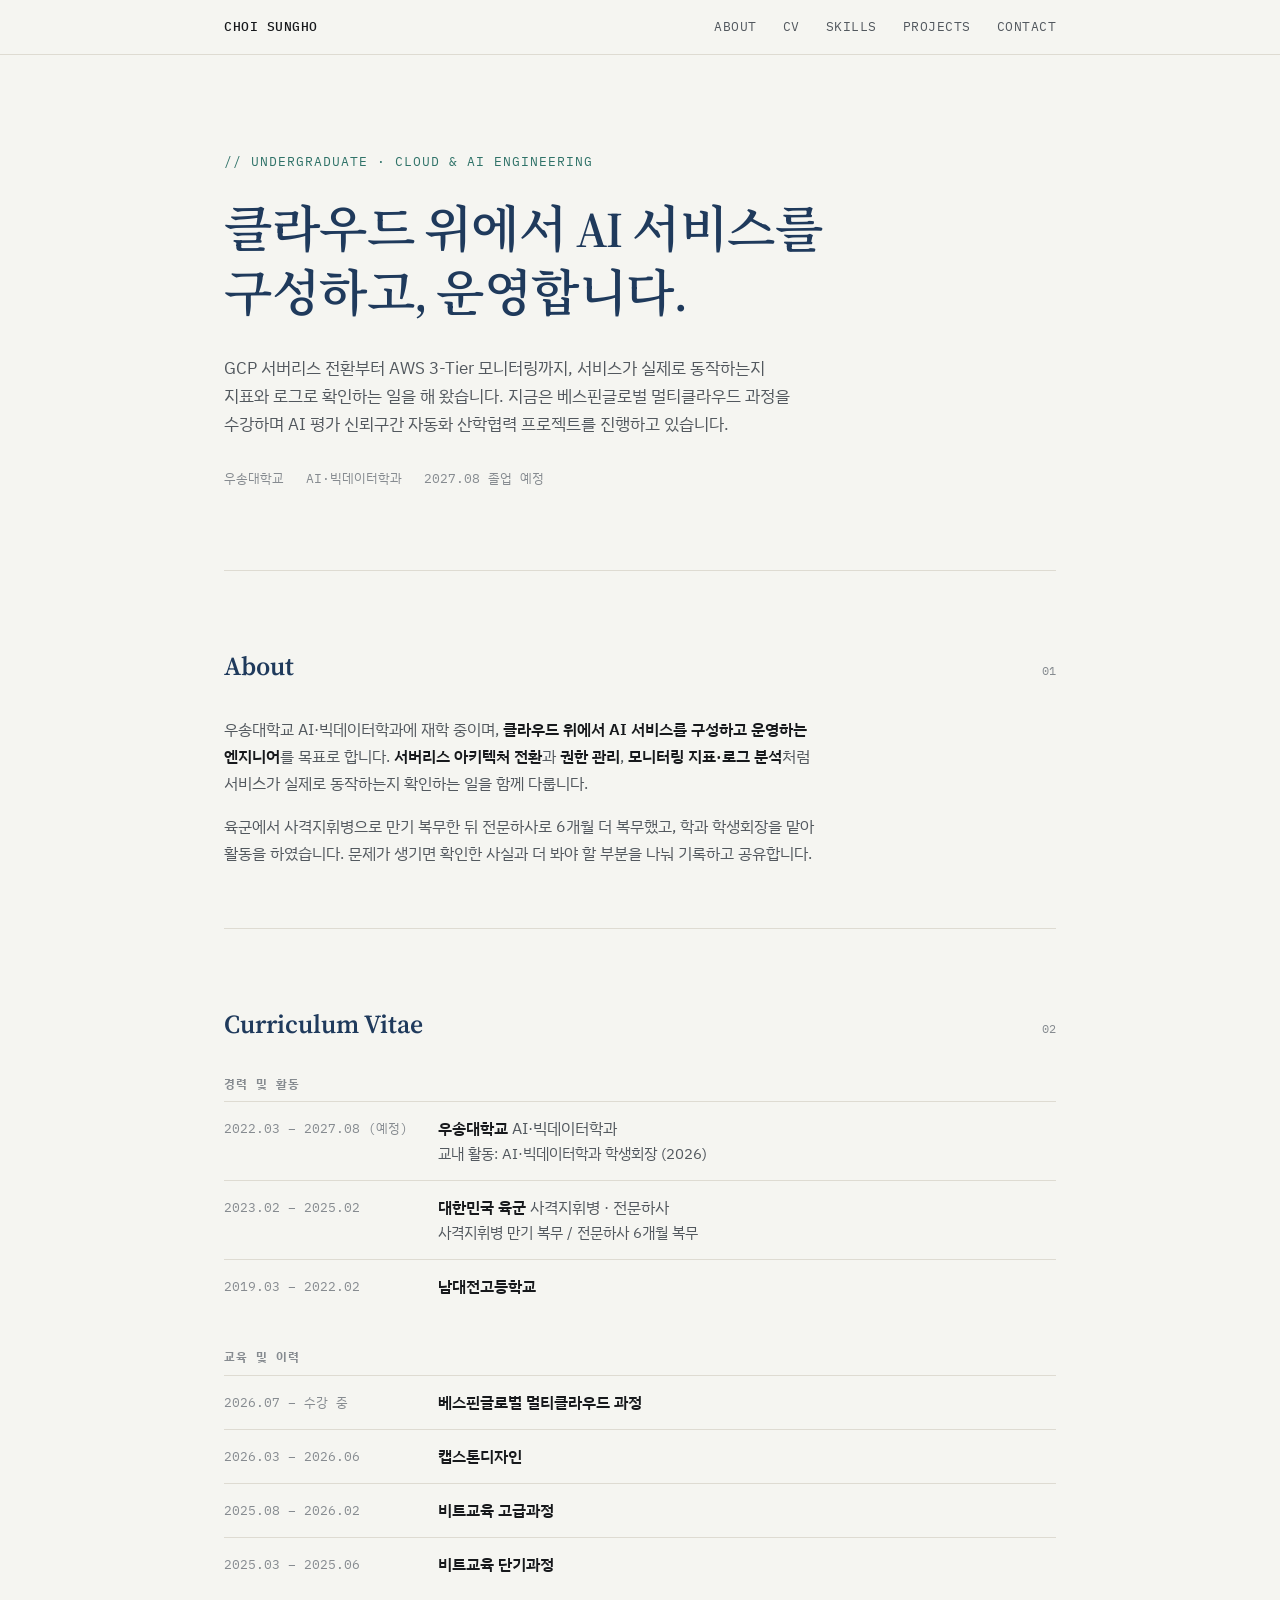
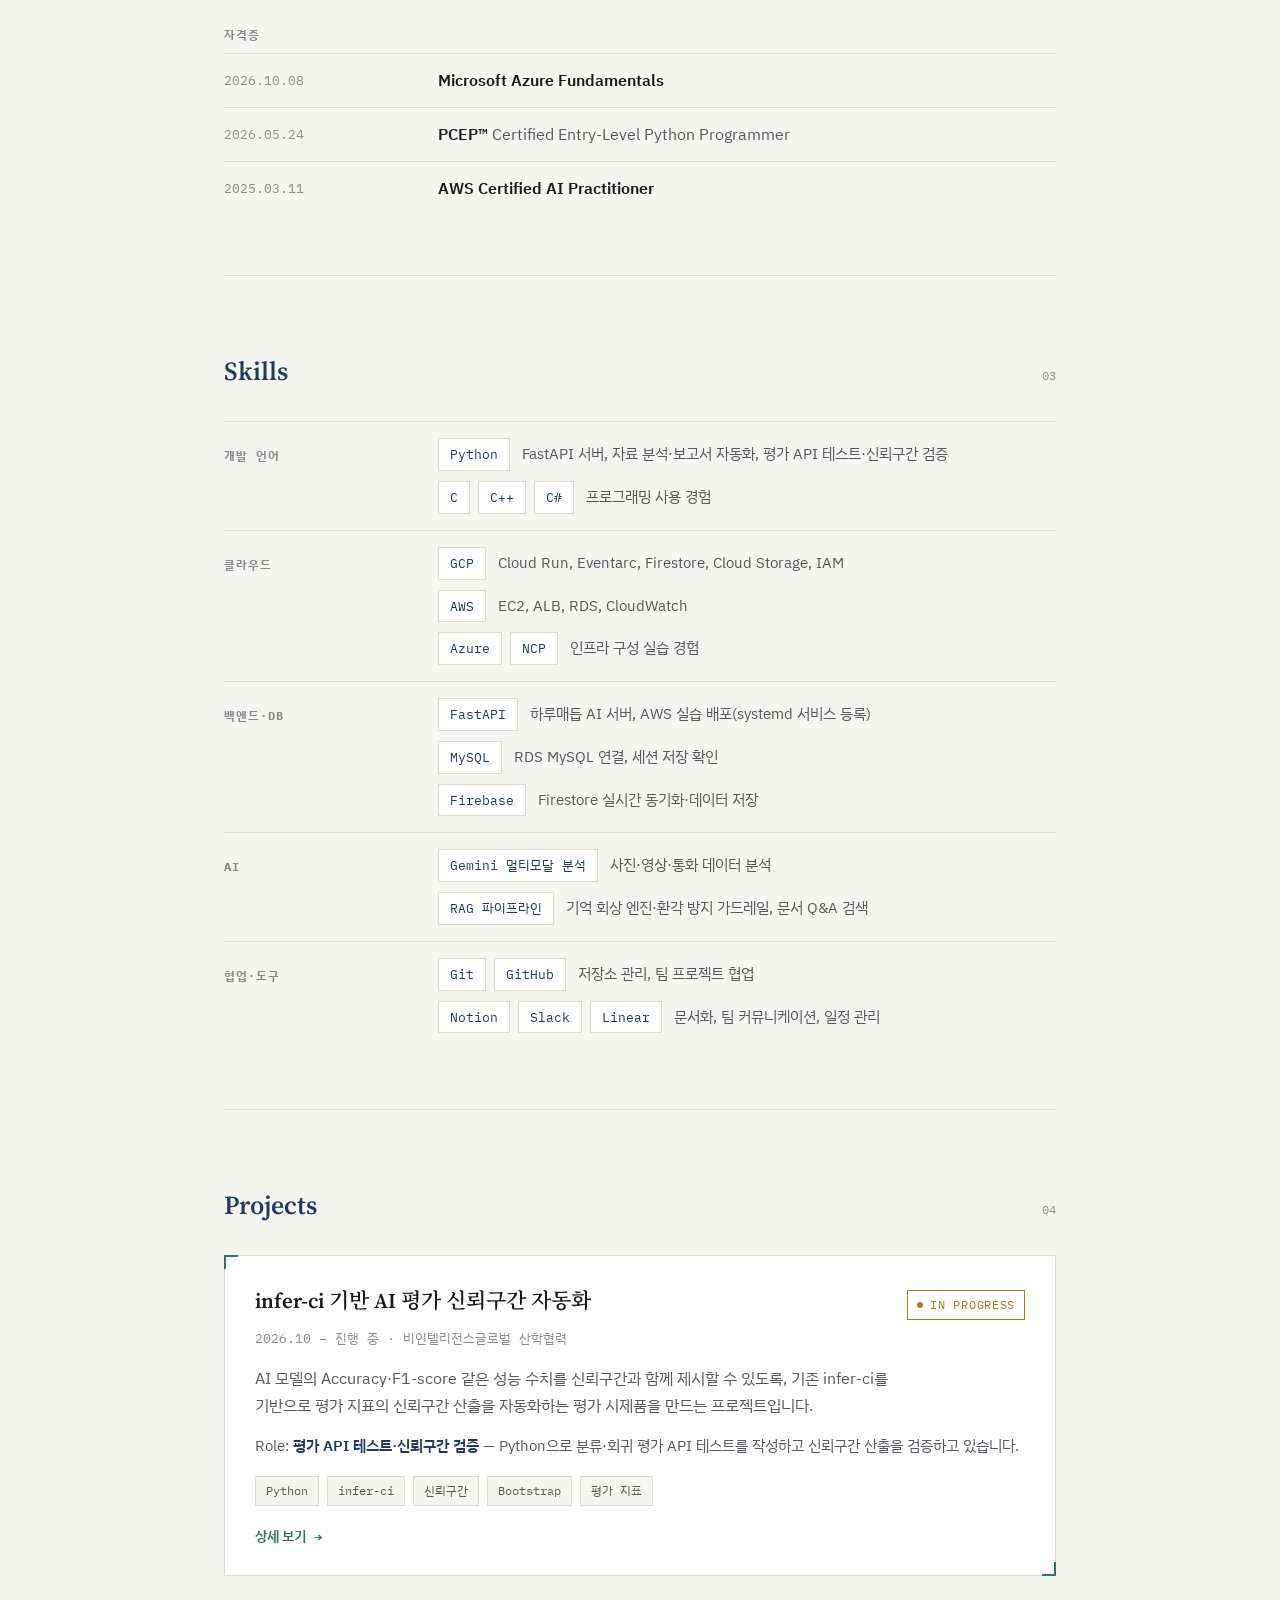
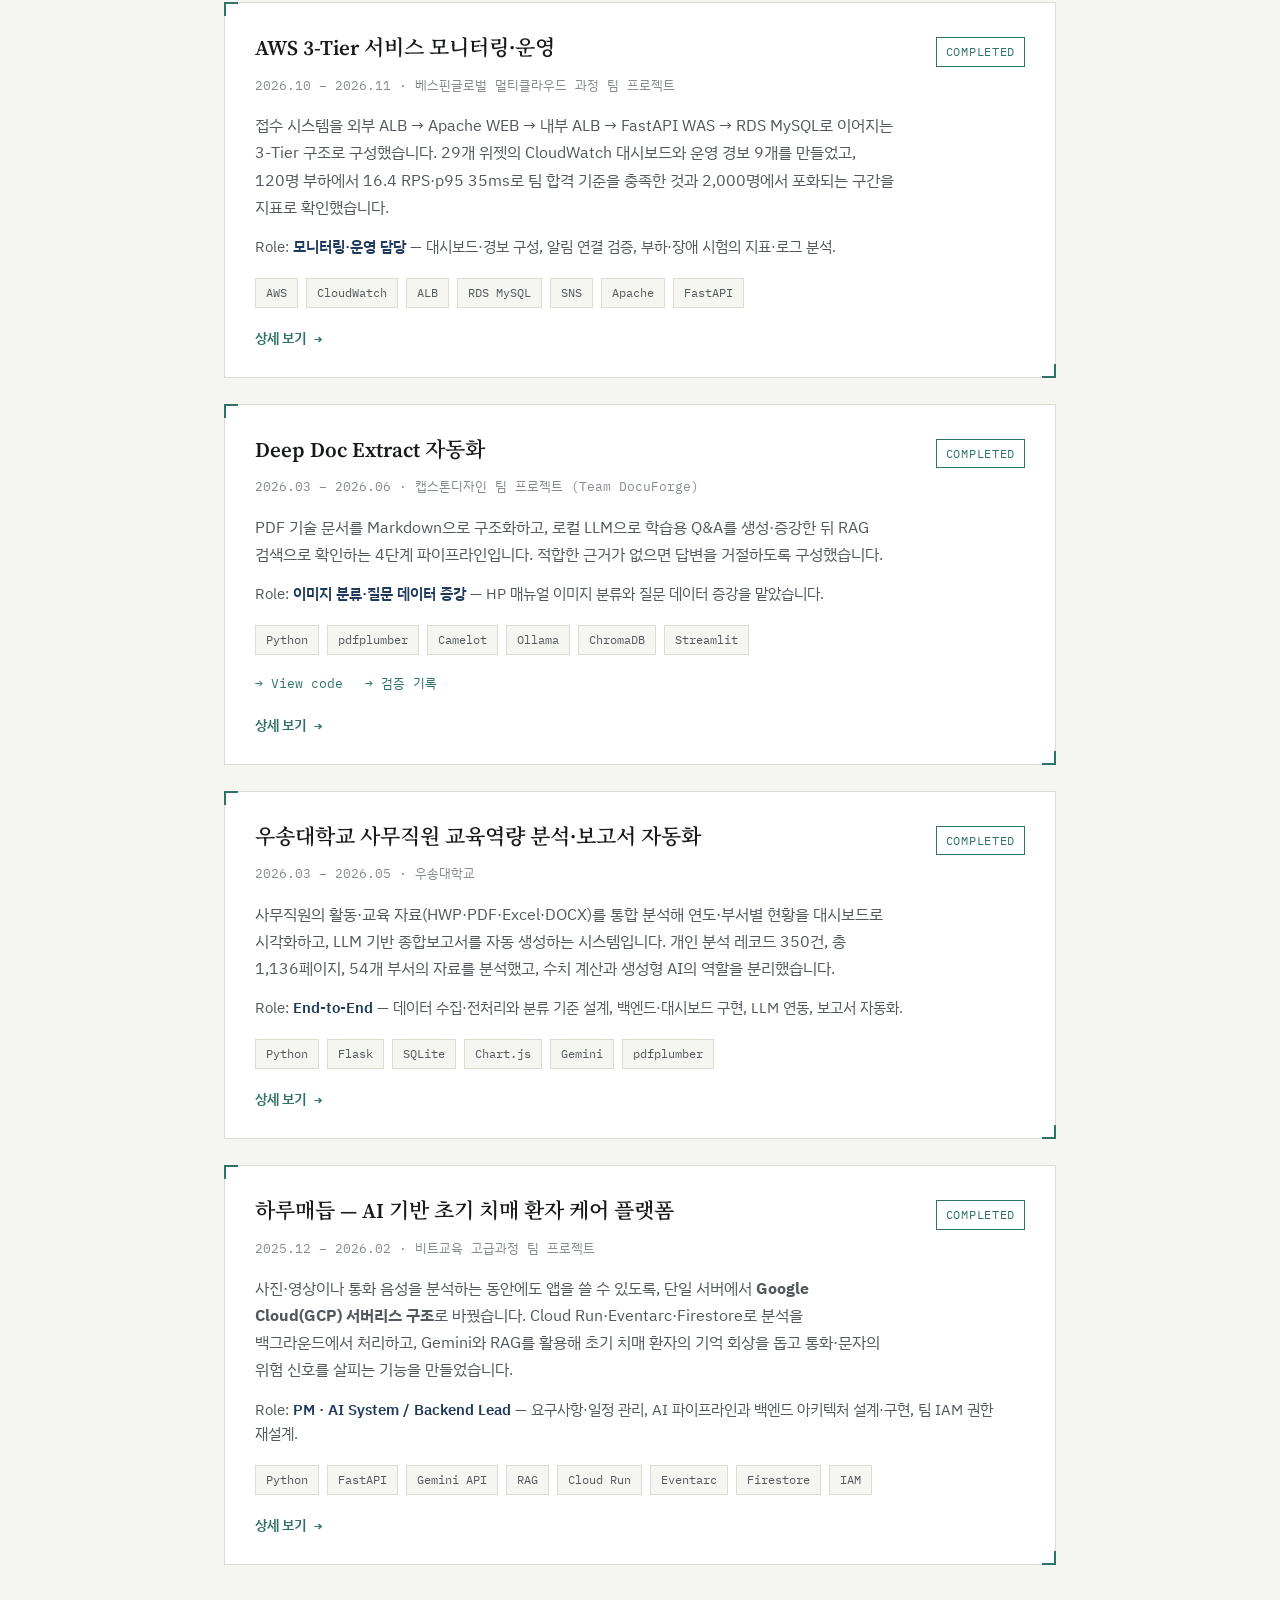
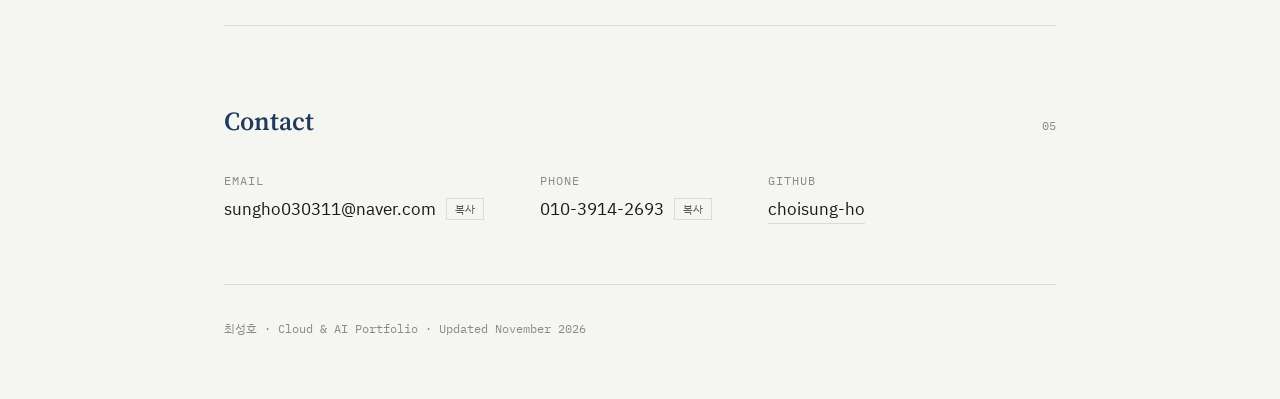
<file: index.html>
<!DOCTYPE html>
<html lang="ko">
<head>
<meta charset="utf-8">
<meta name="viewport" content="width=device-width, initial-scale=1.0, viewport-fit=cover">
<title>최성호 포트폴리오</title>
<meta name="description" content="최성호 — 클라우드·AI 포트폴리오. CV, 스킬, 프로젝트.">
<link rel="preconnect" href="https://fonts.googleapis.com">
<link rel="preconnect" href="https://fonts.gstatic.com" crossorigin>
<link rel="stylesheet" href="https://fonts.googleapis.com/css2?family=IBM+Plex+Mono:wght@400;500&family=IBM+Plex+Sans+KR:wght@400;500;600&family=Noto+Serif+KR:wght@600;700&family=Source+Serif+4:opsz,wght@8..60,600;8..60,700&display=swap">
<link rel="stylesheet" href="assets/site.css">
</head>
<body>
<header class="nav">
  <div class="wrap nav-inner">
    <a class="nav-name" href="#top">CHOI SUNGHO</a>
    <nav class="nav-links" aria-label="섹션">
      <a href="#about">About</a>
      <a href="#cv">CV</a>
      <a href="#skills">Skills</a>
      <a href="#projects">Projects</a>
      <a href="#contact">Contact</a>
    </nav>
  </div>
</header>

<main id="top" class="wrap">
  <div class="hero">
    <p class="eyebrow">// Undergraduate · Cloud &amp; AI Engineering</p>
    <h1 class="thesis">클라우드 위에서 AI 서비스를 구성하고, 운영합니다.</h1>
    <p class="hero-sub">GCP 서버리스 전환부터 AWS 3-Tier 모니터링까지, 서비스가 실제로 동작하는지 지표와 로그로 확인하는 일을 해 왔습니다. 지금은 베스핀글로벌 멀티클라우드 과정을 수강하며 AI 평가 신뢰구간 자동화 산학협력 프로젝트를 진행하고 있습니다.</p>
    <p class="meta-line"><span>우송대학교</span><span>AI·빅데이터학과</span><span>2027.08 졸업 예정</span></p>
  </div>

  <section id="about">
    <div class="section-head"><h2 class="section-title">About</h2><span class="section-num">01</span></div>
    <div class="about-body">
      <p>우송대학교 AI·빅데이터학과에 재학 중이며, <b>클라우드 위에서 AI 서비스를 구성하고 운영하는 엔지니어</b>를 목표로 합니다. <b>서버리스 아키텍처 전환</b>과 <b>권한 관리</b>, <b>모니터링 지표·로그 분석</b>처럼 서비스가 실제로 동작하는지 확인하는 일을 함께 다룹니다.</p>
      <p>육군에서 사격지휘병으로 만기 복무한 뒤 전문하사로 6개월 더 복무했고, 학과 학생회장을 맡아 활동을 하였습니다. 문제가 생기면 확인한 사실과 더 봐야 할 부분을 나눠 기록하고 공유합니다.</p>
    </div>
  </section>

  <section id="cv">
    <div class="section-head"><h2 class="section-title">Curriculum Vitae</h2><span class="section-num">02</span></div>

    <div class="cv-group">
      <h3 class="cv-label">경력 및 활동</h3>
      <div class="cv-row">
        <div class="cv-when">2022.03 – 2027.08 (예정)</div>
        <div class="cv-what"><b>우송대학교</b> <span>AI·빅데이터학과</span><div class="cv-note">교내 활동: AI·빅데이터학과 학생회장 (2026)</div></div>
      </div>
      <div class="cv-row">
        <div class="cv-when">2023.02 – 2025.02</div>
        <div class="cv-what"><b>대한민국 육군</b> <span>사격지휘병 · 전문하사</span><div class="cv-note">사격지휘병 만기 복무 / 전문하사 6개월 복무</div></div>
      </div>
      <div class="cv-row">
        <div class="cv-when">2019.03 – 2022.02</div>
        <div class="cv-what"><b>남대전고등학교</b></div>
      </div>
    </div>

    <div class="cv-group">
      <h3 class="cv-label">교육 및 이력</h3>
      <div class="cv-row"><div class="cv-when">2026.07 – 수강 중</div><div class="cv-what"><b>베스핀글로벌 멀티클라우드 과정</b></div></div>
      <div class="cv-row"><div class="cv-when">2026.03 – 2026.06</div><div class="cv-what"><b>캡스톤디자인</b></div></div>
      <div class="cv-row"><div class="cv-when">2025.08 – 2026.02</div><div class="cv-what"><b>비트교육 고급과정</b></div></div>
      <div class="cv-row"><div class="cv-when">2025.03 – 2025.06</div><div class="cv-what"><b>비트교육 단기과정</b></div></div>
    </div>

    <div class="cv-group">
      <h3 class="cv-label">자격증</h3>
      <div class="cv-row"><div class="cv-when">2026.10.08</div><div class="cv-what"><b>Microsoft Azure Fundamentals</b></div></div>
      <div class="cv-row"><div class="cv-when">2026.05.24</div><div class="cv-what"><b>PCEP™</b> <span>Certified Entry-Level Python Programmer</span></div></div>
      <div class="cv-row"><div class="cv-when">2025.03.11</div><div class="cv-what"><b>AWS Certified AI Practitioner</b></div></div>
    </div>
  </section>

  <section id="skills">
    <div class="section-head"><h2 class="section-title">Skills</h2><span class="section-num">03</span></div>

    <div class="skill-group">
      <h3 class="skill-label">개발 언어</h3>
      <div class="skill-rows">
        <div class="skill-row"><span class="tag">Python</span><span class="skill-desc">FastAPI 서버, 자료 분석·보고서 자동화, 평가 API 테스트·신뢰구간 검증</span></div>
        <div class="skill-row"><span class="tag">C</span><span class="tag">C++</span><span class="tag">C#</span><span class="skill-desc">프로그래밍 사용 경험</span></div>
      </div>
    </div>
    <div class="skill-group">
      <h3 class="skill-label">클라우드</h3>
      <div class="skill-rows">
        <div class="skill-row"><span class="tag">GCP</span><span class="skill-desc">Cloud Run, Eventarc, Firestore, Cloud Storage, IAM</span></div>
        <div class="skill-row"><span class="tag">AWS</span><span class="skill-desc">EC2, ALB, RDS, CloudWatch</span></div>
        <div class="skill-row"><span class="tag">Azure</span><span class="tag">NCP</span><span class="skill-desc">인프라 구성 실습 경험</span></div>
      </div>
    </div>
    <div class="skill-group">
      <h3 class="skill-label">백엔드·DB</h3>
      <div class="skill-rows">
        <div class="skill-row"><span class="tag">FastAPI</span><span class="skill-desc">하루매듭 AI 서버, AWS 실습 배포(systemd 서비스 등록)</span></div>
        <div class="skill-row"><span class="tag">MySQL</span><span class="skill-desc">RDS MySQL 연결, 세션 저장 확인</span></div>
        <div class="skill-row"><span class="tag">Firebase</span><span class="skill-desc">Firestore 실시간 동기화·데이터 저장</span></div>
      </div>
    </div>
    <div class="skill-group">
      <h3 class="skill-label">AI</h3>
      <div class="skill-rows">
        <div class="skill-row"><span class="tag">Gemini 멀티모달 분석</span><span class="skill-desc">사진·영상·통화 데이터 분석</span></div>
        <div class="skill-row"><span class="tag">RAG 파이프라인</span><span class="skill-desc">기억 회상 엔진·환각 방지 가드레일, 문서 Q&amp;A 검색</span></div>
      </div>
    </div>
    <div class="skill-group">
      <h3 class="skill-label">협업·도구</h3>
      <div class="skill-rows">
        <div class="skill-row"><span class="tag">Git</span><span class="tag">GitHub</span><span class="skill-desc">저장소 관리, 팀 프로젝트 협업</span></div>
        <div class="skill-row"><span class="tag">Notion</span><span class="tag">Slack</span><span class="tag">Linear</span><span class="skill-desc">문서화, 팀 커뮤니케이션, 일정 관리</span></div>
      </div>
    </div>
  </section>

  <section id="projects">
    <div class="section-head"><h2 class="section-title">Projects</h2><span class="section-num">04</span></div>

    <article class="project" id="project-infer-ci">
      <div class="project-top">
        <h3 class="project-title"><a class="project-card-link" href="projects/infer-ci/">infer-ci 기반 AI 평가 신뢰구간 자동화</a></h3>
        <span class="status progress"><i class="pulse"></i>In Progress</span>
      </div>
      <p class="project-timeline">2026.10 – 진행 중 · 비인텔리전스글로벌 산학협력</p>
      <p class="project-desc">AI 모델의 Accuracy·F1-score 같은 성능 수치를 신뢰구간과 함께 제시할 수 있도록, 기존 infer-ci를 기반으로 평가 지표의 신뢰구간 산출을 자동화하는 평가 시제품을 만드는 프로젝트입니다.</p>
      <p class="project-role">Role: <b>평가 API 테스트·신뢰구간 검증</b> — Python으로 분류·회귀 평가 API 테스트를 작성하고 신뢰구간 산출을 검증하고 있습니다.</p>
      <ul class="project-tags"><li class="tag">Python</li><li class="tag">infer-ci</li><li class="tag">신뢰구간</li><li class="tag">Bootstrap</li><li class="tag">평가 지표</li></ul>
      <p class="project-detail-label" aria-hidden="true">상세 보기 <span>→</span></p>
    </article>

    <article class="project" id="project-aws-3-tier">
      <div class="project-top">
        <h3 class="project-title"><a class="project-card-link" href="projects/aws-3-tier/">AWS 3-Tier 서비스 모니터링·운영</a></h3>
        <span class="status">Completed</span>
      </div>
      <p class="project-timeline">2026.10 – 2026.11 · 베스핀글로벌 멀티클라우드 과정 팀 프로젝트</p>
      <p class="project-desc">접수 시스템을 외부 ALB → Apache WEB → 내부 ALB → FastAPI WAS → RDS MySQL로 이어지는 3-Tier 구조로 구성했습니다. 29개 위젯의 CloudWatch 대시보드와 운영 경보 9개를 만들었고, 120명 부하에서 16.4 RPS·p95 35ms로 팀 합격 기준을 충족한 것과 2,000명에서 포화되는 구간을 지표로 확인했습니다.</p>
      <p class="project-role">Role: <b>모니터링·운영 담당</b> — 대시보드·경보 구성, 알림 연결 검증, 부하·장애 시험의 지표·로그 분석.</p>
      <ul class="project-tags"><li class="tag">AWS</li><li class="tag">CloudWatch</li><li class="tag">ALB</li><li class="tag">RDS MySQL</li><li class="tag">SNS</li><li class="tag">Apache</li><li class="tag">FastAPI</li></ul>
      <p class="project-detail-label" aria-hidden="true">상세 보기 <span>→</span></p>
    </article>

    <article class="project" id="project-deep-doc-extract">
      <div class="project-top">
        <h3 class="project-title"><a class="project-card-link" href="projects/deep-doc-extract/">Deep Doc Extract 자동화</a></h3>
        <span class="status">Completed</span>
      </div>
      <p class="project-timeline">2026.03 – 2026.06 · 캡스톤디자인 팀 프로젝트 (Team DocuForge)</p>
      <p class="project-desc">PDF 기술 문서를 Markdown으로 구조화하고, 로컬 LLM으로 학습용 Q&amp;A를 생성·증강한 뒤 RAG 검색으로 확인하는 4단계 파이프라인입니다. 적합한 근거가 없으면 답변을 거절하도록 구성했습니다.</p>
      <p class="project-role">Role: <b>이미지 분류·질문 데이터 증강</b> — HP 매뉴얼 이미지 분류와 질문 데이터 증강을 맡았습니다.</p>
      <ul class="project-tags"><li class="tag">Python</li><li class="tag">pdfplumber</li><li class="tag">Camelot</li><li class="tag">Ollama</li><li class="tag">ChromaDB</li><li class="tag">Streamlit</li></ul>
      <div class="project-links">
        <a class="project-link" href="https://github.com/choisung-ho/deep-doc-extractor" target="_blank" rel="noopener">→ View code</a>
        <a class="project-link" href="https://github.com/choisung-ho/deep-doc-extractor/blob/main/docs/PUBLIC_VALIDATION.md" target="_blank" rel="noopener">→ 검증 기록</a>
      </div>
      <p class="project-detail-label" aria-hidden="true">상세 보기 <span>→</span></p>
    </article>

    <article class="project" id="project-education-analytics">
      <div class="project-top">
        <h3 class="project-title"><a class="project-card-link" href="projects/education-analytics/">우송대학교 사무직원 교육역량 분석·보고서 자동화</a></h3>
        <span class="status">Completed</span>
      </div>
      <p class="project-timeline">2026.03 – 2026.05 · 우송대학교</p>
      <p class="project-desc">사무직원의 활동·교육 자료(HWP·PDF·Excel·DOCX)를 통합 분석해 연도·부서별 현황을 대시보드로 시각화하고, LLM 기반 종합보고서를 자동 생성하는 시스템입니다. 개인 분석 레코드 350건, 총 1,136페이지, 54개 부서의 자료를 분석했고, 수치 계산과 생성형 AI의 역할을 분리했습니다.</p>
      <p class="project-role">Role: <b>End-to-End</b> — 데이터 수집·전처리와 분류 기준 설계, 백엔드·대시보드 구현, LLM 연동, 보고서 자동화.</p>
      <ul class="project-tags"><li class="tag">Python</li><li class="tag">Flask</li><li class="tag">SQLite</li><li class="tag">Chart.js</li><li class="tag">Gemini</li><li class="tag">pdfplumber</li></ul>
      <p class="project-detail-label" aria-hidden="true">상세 보기 <span>→</span></p>
    </article>

    <article class="project" id="project-harumaedeup">
      <div class="project-top">
        <h3 class="project-title"><a class="project-card-link" href="projects/harumaedeup/">하루매듭 — AI 기반 초기 치매 환자 케어 플랫폼</a></h3>
        <span class="status">Completed</span>
      </div>
      <p class="project-timeline">2025.12 – 2026.02 · 비트교육 고급과정 팀 프로젝트</p>
      <p class="project-desc">사진·영상이나 통화 음성을 분석하는 동안에도 앱을 쓸 수 있도록, 단일 서버에서 <strong>Google Cloud(GCP) 서버리스 구조</strong>로 바꿨습니다. Cloud Run·Eventarc·Firestore로 분석을 백그라운드에서 처리하고, Gemini와 RAG를 활용해 초기 치매 환자의 기억 회상을 돕고 통화·문자의 위험 신호를 살피는 기능을 만들었습니다.</p>
      <p class="project-role">Role: <b>PM · AI System / Backend Lead</b> — 요구사항·일정 관리, AI 파이프라인과 백엔드 아키텍처 설계·구현, 팀 IAM 권한 재설계.</p>
      <ul class="project-tags"><li class="tag">Python</li><li class="tag">FastAPI</li><li class="tag">Gemini API</li><li class="tag">RAG</li><li class="tag">Cloud Run</li><li class="tag">Eventarc</li><li class="tag">Firestore</li><li class="tag">IAM</li></ul>
      <p class="project-detail-label" aria-hidden="true">상세 보기 <span>→</span></p>
    </article>
  </section>

  <section id="contact">
    <div class="section-head"><h2 class="section-title">Contact</h2><span class="section-num">05</span></div>
    <div class="contact-grid">
      <div class="contact-item">
        <p class="label">Email</p>
        <p class="val"><span id="c-email">sungho030311@naver.com</span><button class="copy" type="button" id="copy-email" data-target="c-email">복사</button></p>
      </div>
      <div class="contact-item">
        <p class="label">Phone</p>
        <p class="val"><span id="c-phone">010-3914-2693</span><button class="copy" type="button" id="copy-phone" data-target="c-phone">복사</button></p>
      </div>
      <div class="contact-item">
        <p class="label">GitHub</p>
        <p class="val"><a href="https://github.com/choisung-ho" target="_blank" rel="noopener">choisung-ho</a></p>
      </div>
    </div>
  </section>

  <footer>최성호 · Cloud &amp; AI Portfolio · Updated November 2026</footer>
</main>

<script>
document.querySelectorAll('.copy').forEach(function (btn) {
  btn.addEventListener('click', async function () {
    var el = document.getElementById(btn.dataset.target);
    var label = '복사됨';
    try {
      await navigator.clipboard.writeText(el.textContent);
    } catch (e) {
      var range = document.createRange();
      range.selectNodeContents(el);
      var sel = window.getSelection();
      sel.removeAllRanges();
      sel.addRange(range);
      label = '선택됨';
    }
    btn.textContent = label;
    setTimeout(function () { btn.textContent = '복사'; }, 1600);
  });
});
</script>
</body>
</html>
</file>
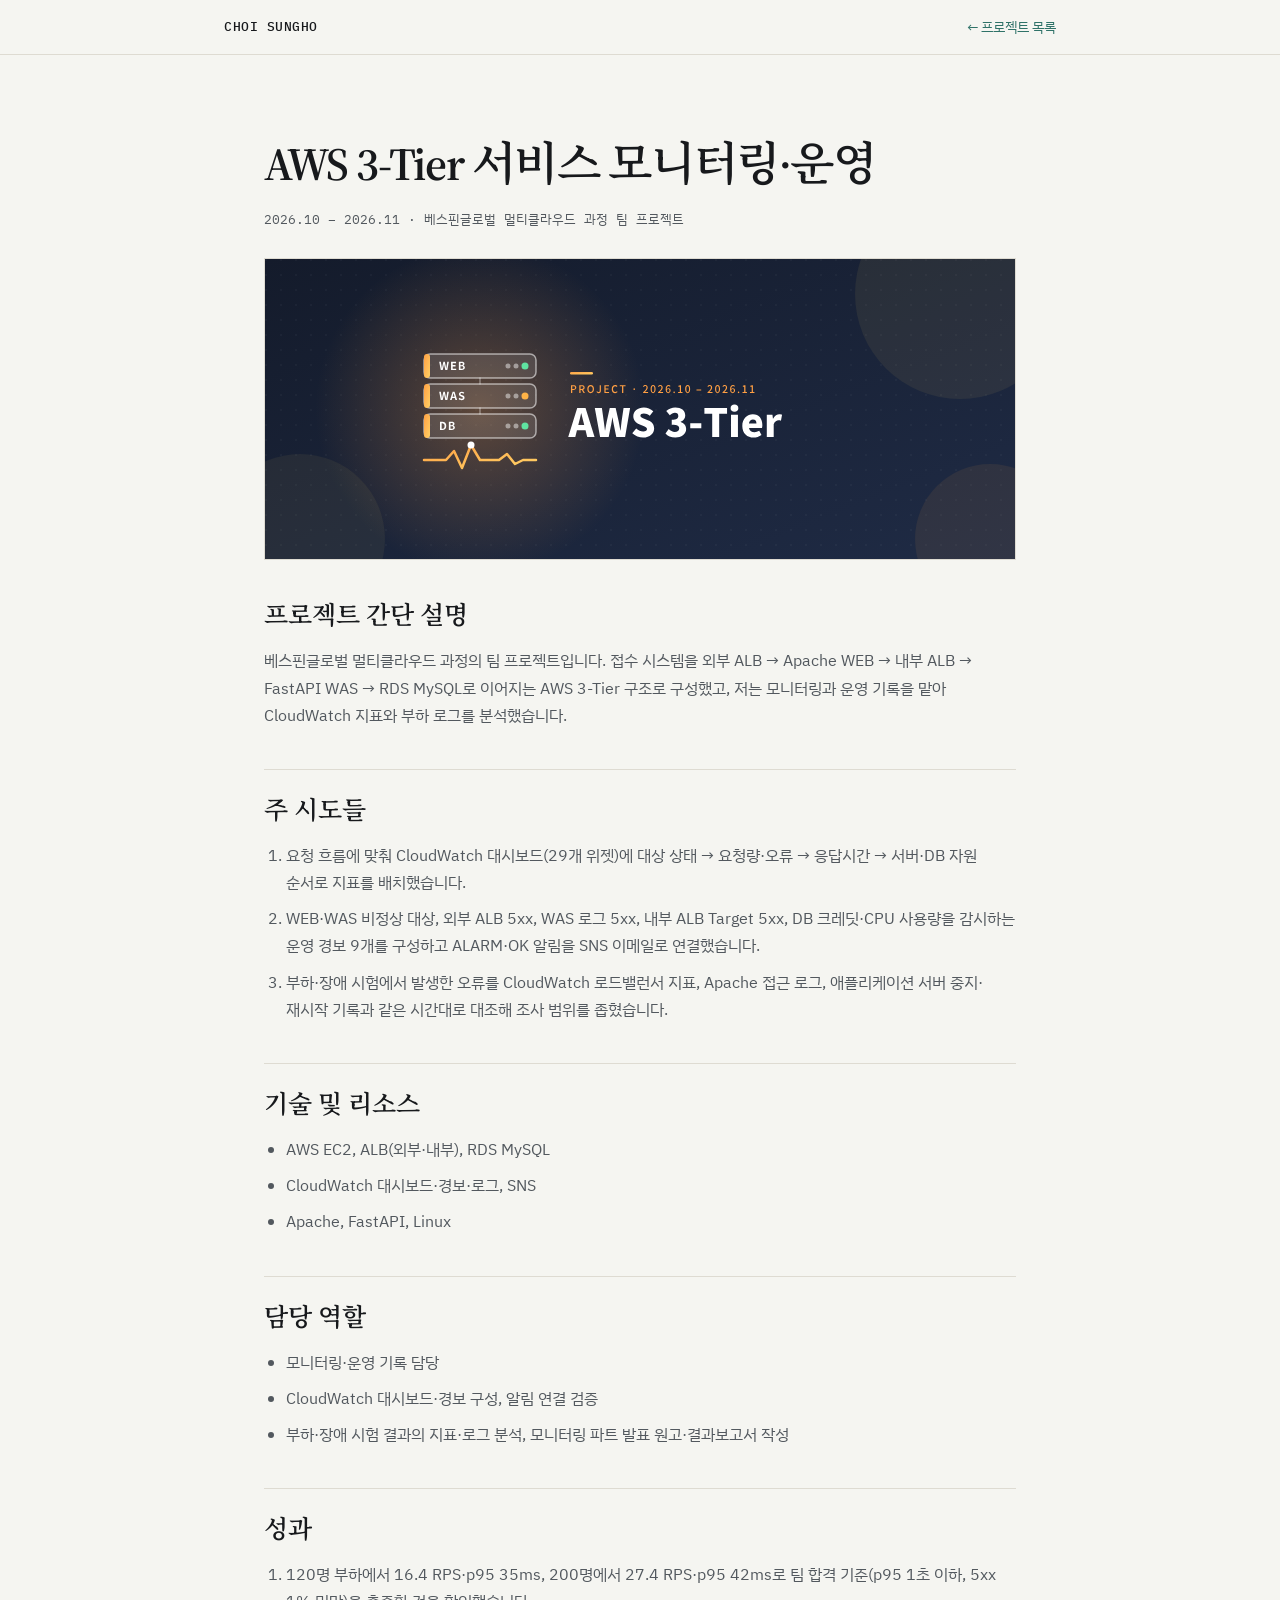
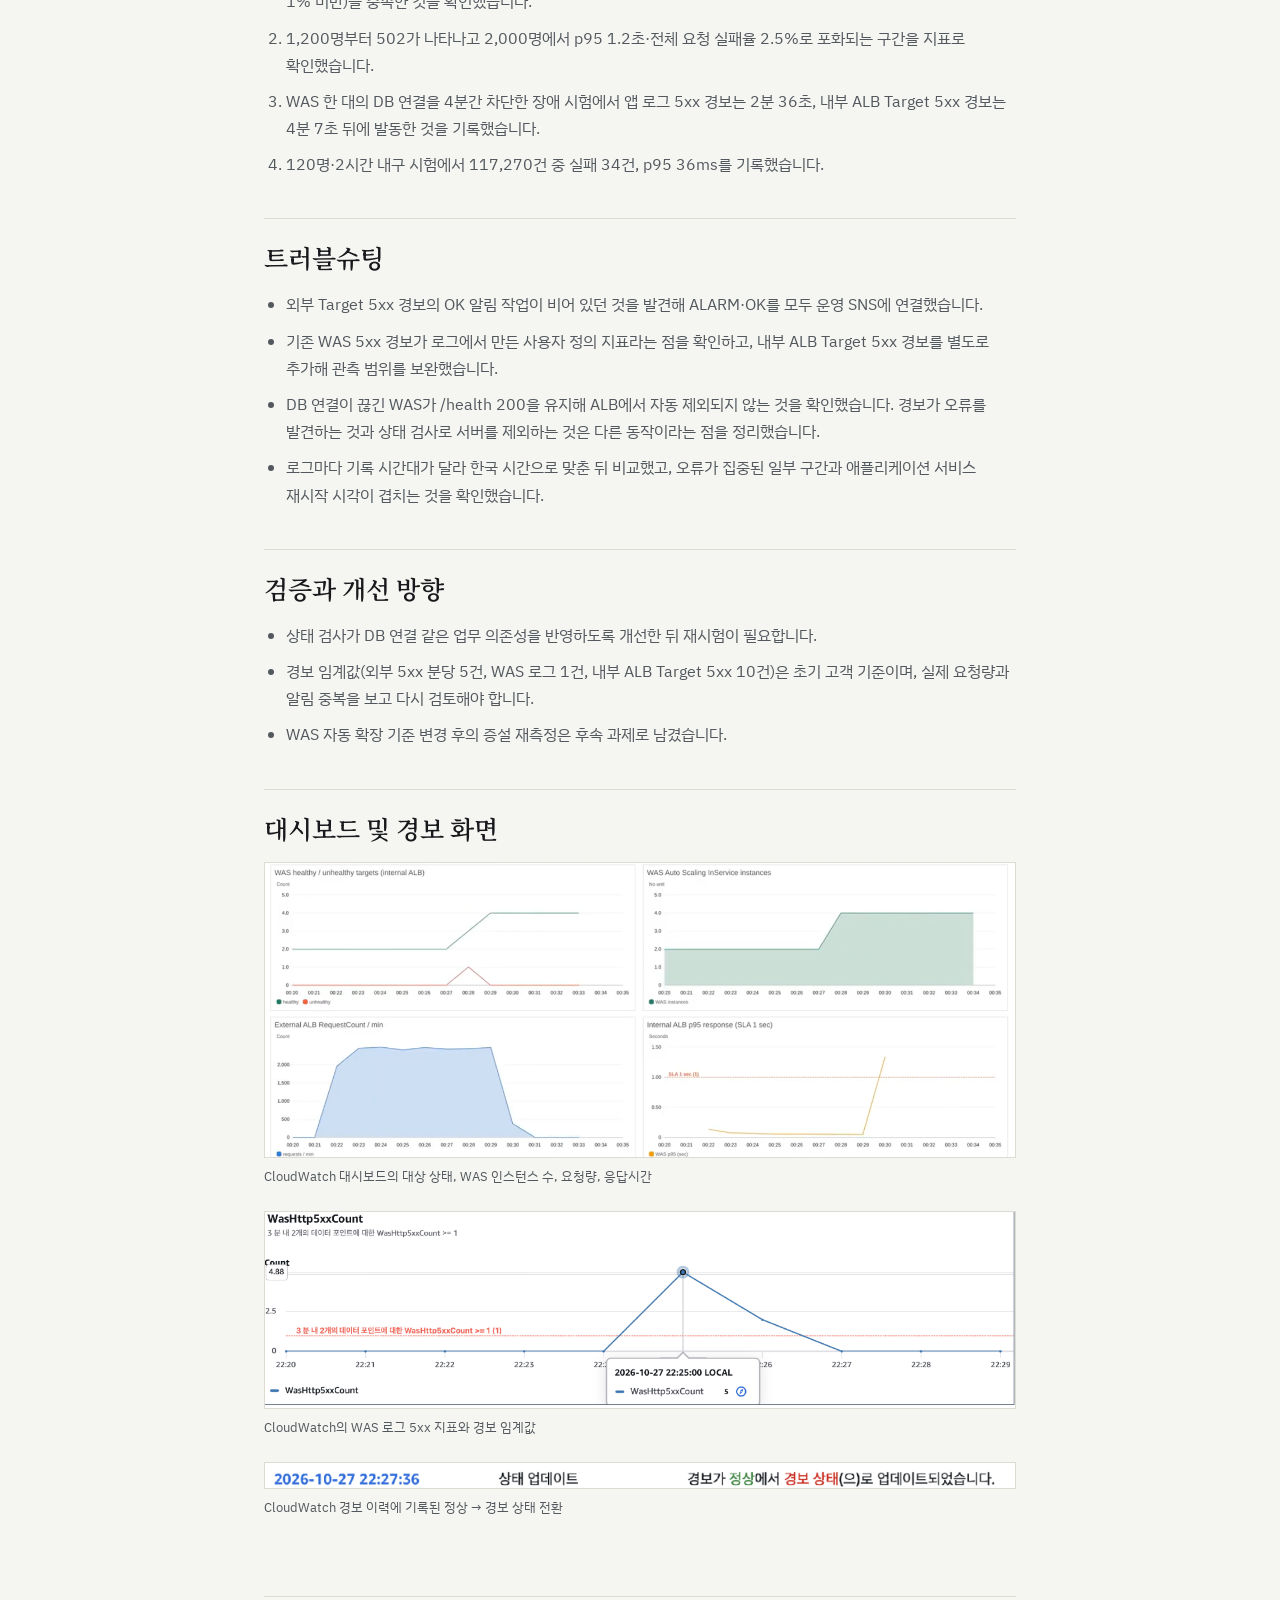
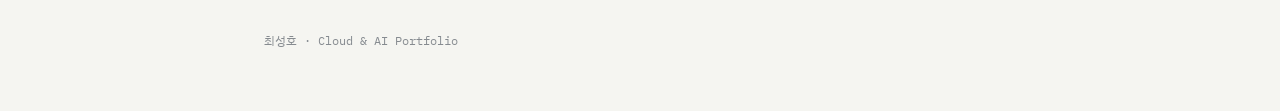
<file: projects/aws-3-tier/index.html>
<!DOCTYPE html>
<html lang="ko">
<head>
<meta charset="utf-8">
<meta name="viewport" content="width=device-width, initial-scale=1.0, viewport-fit=cover">
<title>AWS 3-Tier 서비스 모니터링·운영 · 최성호 포트폴리오</title>
<link rel="preconnect" href="https://fonts.googleapis.com">
<link rel="preconnect" href="https://fonts.gstatic.com" crossorigin>
<link rel="stylesheet" href="https://fonts.googleapis.com/css2?family=IBM+Plex+Mono:wght@400;500&family=IBM+Plex+Sans+KR:wght@400;500;600&family=Noto+Serif+KR:wght@600;700&family=Source+Serif+4:opsz,wght@8..60,600;8..60,700&display=swap">
<link rel="stylesheet" href="../../assets/site.css">
</head>
<body>
<nav class="nav" aria-label="포트폴리오">
  <div class="wrap nav-inner">
    <a class="nav-name" href="../../">CHOI SUNGHO</a>
    <a class="detail-back" href="../../#project-aws-3-tier">← 프로젝트 목록</a>
  </div>
</nav>
<main class="wrap detail">
  <article>
    <header class="detail-header">
      <h1>AWS 3-Tier 서비스 모니터링·운영</h1>
      <p class="detail-timeline">2026.10 – 2026.11 · 베스핀글로벌 멀티클라우드 과정 팀 프로젝트</p>
    </header>
    <figure class="detail-cover"><img src="../../assets/projects/aws-3-tier-1.svg" alt="AWS 3-Tier 서비스 모니터링·운영 표지" fetchpriority="high"></figure>
    <div class="detail-content">
<h2>프로젝트 간단 설명</h2>
<p>베스핀글로벌 멀티클라우드 과정의 팀 프로젝트입니다. 접수 시스템을 외부 ALB → Apache WEB → 내부 ALB → FastAPI WAS → RDS MySQL로 이어지는 AWS 3-Tier 구조로 구성했고, 저는 모니터링과 운영 기록을 맡아 CloudWatch 지표와 부하 로그를 분석했습니다.</p>
<h2>주 시도들</h2>
<ol>
<li>요청 흐름에 맞춰 CloudWatch 대시보드(29개 위젯)에 대상 상태 → 요청량·오류 → 응답시간 → 서버·DB 자원 순서로 지표를 배치했습니다.</li>
<li>WEB·WAS 비정상 대상, 외부 ALB 5xx, WAS 로그 5xx, 내부 ALB Target 5xx, DB 크레딧·CPU 사용량을 감시하는 운영 경보 9개를 구성하고 ALARM·OK 알림을 SNS 이메일로 연결했습니다.</li>
<li>부하·장애 시험에서 발생한 오류를 CloudWatch 로드밸런서 지표, Apache 접근 로그, 애플리케이션 서버 중지·재시작 기록과 같은 시간대로 대조해 조사 범위를 좁혔습니다.</li>
</ol>
<h2>기술 및 리소스</h2>
<ul>
<li>AWS EC2, ALB(외부·내부), RDS MySQL</li>
<li>CloudWatch 대시보드·경보·로그, SNS</li>
<li>Apache, FastAPI, Linux</li>
</ul>
<h2>담당 역할</h2>
<ul>
<li>모니터링·운영 기록 담당</li>
<li>CloudWatch 대시보드·경보 구성, 알림 연결 검증</li>
<li>부하·장애 시험 결과의 지표·로그 분석, 모니터링 파트 발표 원고·결과보고서 작성</li>
</ul>
<h2>성과</h2>
<ol>
<li>120명 부하에서 16.4 RPS·p95 35ms, 200명에서 27.4 RPS·p95 42ms로 팀 합격 기준(p95 1초 이하, 5xx 1% 미만)을 충족한 것을 확인했습니다.</li>
<li>1,200명부터 502가 나타나고 2,000명에서 p95 1.2초·전체 요청 실패율 2.5%로 포화되는 구간을 지표로 확인했습니다.</li>
<li>WAS 한 대의 DB 연결을 4분간 차단한 장애 시험에서 앱 로그 5xx 경보는 2분 36초, 내부 ALB Target 5xx 경보는 4분 7초 뒤에 발동한 것을 기록했습니다.</li>
<li>120명·2시간 내구 시험에서 117,270건 중 실패 34건, p95 36ms를 기록했습니다.</li>
</ol>
<h2>트러블슈팅</h2>
<ul>
<li>외부 Target 5xx 경보의 OK 알림 작업이 비어 있던 것을 발견해 ALARM·OK를 모두 운영 SNS에 연결했습니다.</li>
<li>기존 WAS 5xx 경보가 로그에서 만든 사용자 정의 지표라는 점을 확인하고, 내부 ALB Target 5xx 경보를 별도로 추가해 관측 범위를 보완했습니다.</li>
<li>DB 연결이 끊긴 WAS가 /health 200을 유지해 ALB에서 자동 제외되지 않는 것을 확인했습니다. 경보가 오류를 발견하는 것과 상태 검사로 서버를 제외하는 것은 다른 동작이라는 점을 정리했습니다.</li>
<li>로그마다 기록 시간대가 달라 한국 시간으로 맞춘 뒤 비교했고, 오류가 집중된 일부 구간과 애플리케이션 서비스 재시작 시각이 겹치는 것을 확인했습니다.</li>
</ul>
<h2>검증과 개선 방향</h2>
<ul>
<li>상태 검사가 DB 연결 같은 업무 의존성을 반영하도록 개선한 뒤 재시험이 필요합니다.</li>
<li>경보 임계값(외부 5xx 분당 5건, WAS 로그 1건, 내부 ALB Target 5xx 10건)은 초기 고객 기준이며, 실제 요청량과 알림 중복을 보고 다시 검토해야 합니다.</li>
<li>WAS 자동 확장 기준 변경 후의 증설 재측정은 후속 과제로 남겼습니다.</li>
</ul>
<h2>대시보드 및 경보 화면</h2>
<figure class="detail-figure"><a href="../../assets/projects/aws-3-tier-2.png" target="_blank" rel="noopener" aria-label="CloudWatch 대시보드의 대상 상태, WAS 인스턴스 수, 요청량, 응답시간 원본 이미지 보기 (새 탭)"><img src="../../assets/projects/aws-3-tier-2.png" alt="CloudWatch 대시보드의 대상 상태, WAS 인스턴스 수, 요청량, 응답시간" width="1408" height="552" loading="lazy" decoding="async"></a><figcaption>CloudWatch 대시보드의 대상 상태, WAS 인스턴스 수, 요청량, 응답시간</figcaption></figure>
<figure class="detail-figure"><a href="../../assets/projects/aws-3-tier-3.png" target="_blank" rel="noopener" aria-label="CloudWatch의 WAS 로그 5xx 지표와 경보 임계값 원본 이미지 보기 (새 탭)"><img src="../../assets/projects/aws-3-tier-3.png" alt="CloudWatch의 WAS 로그 5xx 지표와 경보 임계값" width="2496" height="654" loading="lazy" decoding="async"></a><figcaption>CloudWatch의 WAS 로그 5xx 지표와 경보 임계값</figcaption></figure>
<figure class="detail-figure"><a href="../../assets/projects/aws-3-tier-4.png" target="_blank" rel="noopener" aria-label="CloudWatch 경보 이력에 기록된 정상 → 경보 상태 전환 원본 이미지 보기 (새 탭)"><img src="../../assets/projects/aws-3-tier-4.png" alt="CloudWatch 경보 이력에 기록된 정상 → 경보 상태 전환" width="1860" height="61" loading="lazy" decoding="async"></a><figcaption>CloudWatch 경보 이력에 기록된 정상 → 경보 상태 전환</figcaption></figure>
    </div>
  </article>
  <footer>최성호 · Cloud &amp; AI Portfolio</footer>
</main>
</body>
</html>
</file>
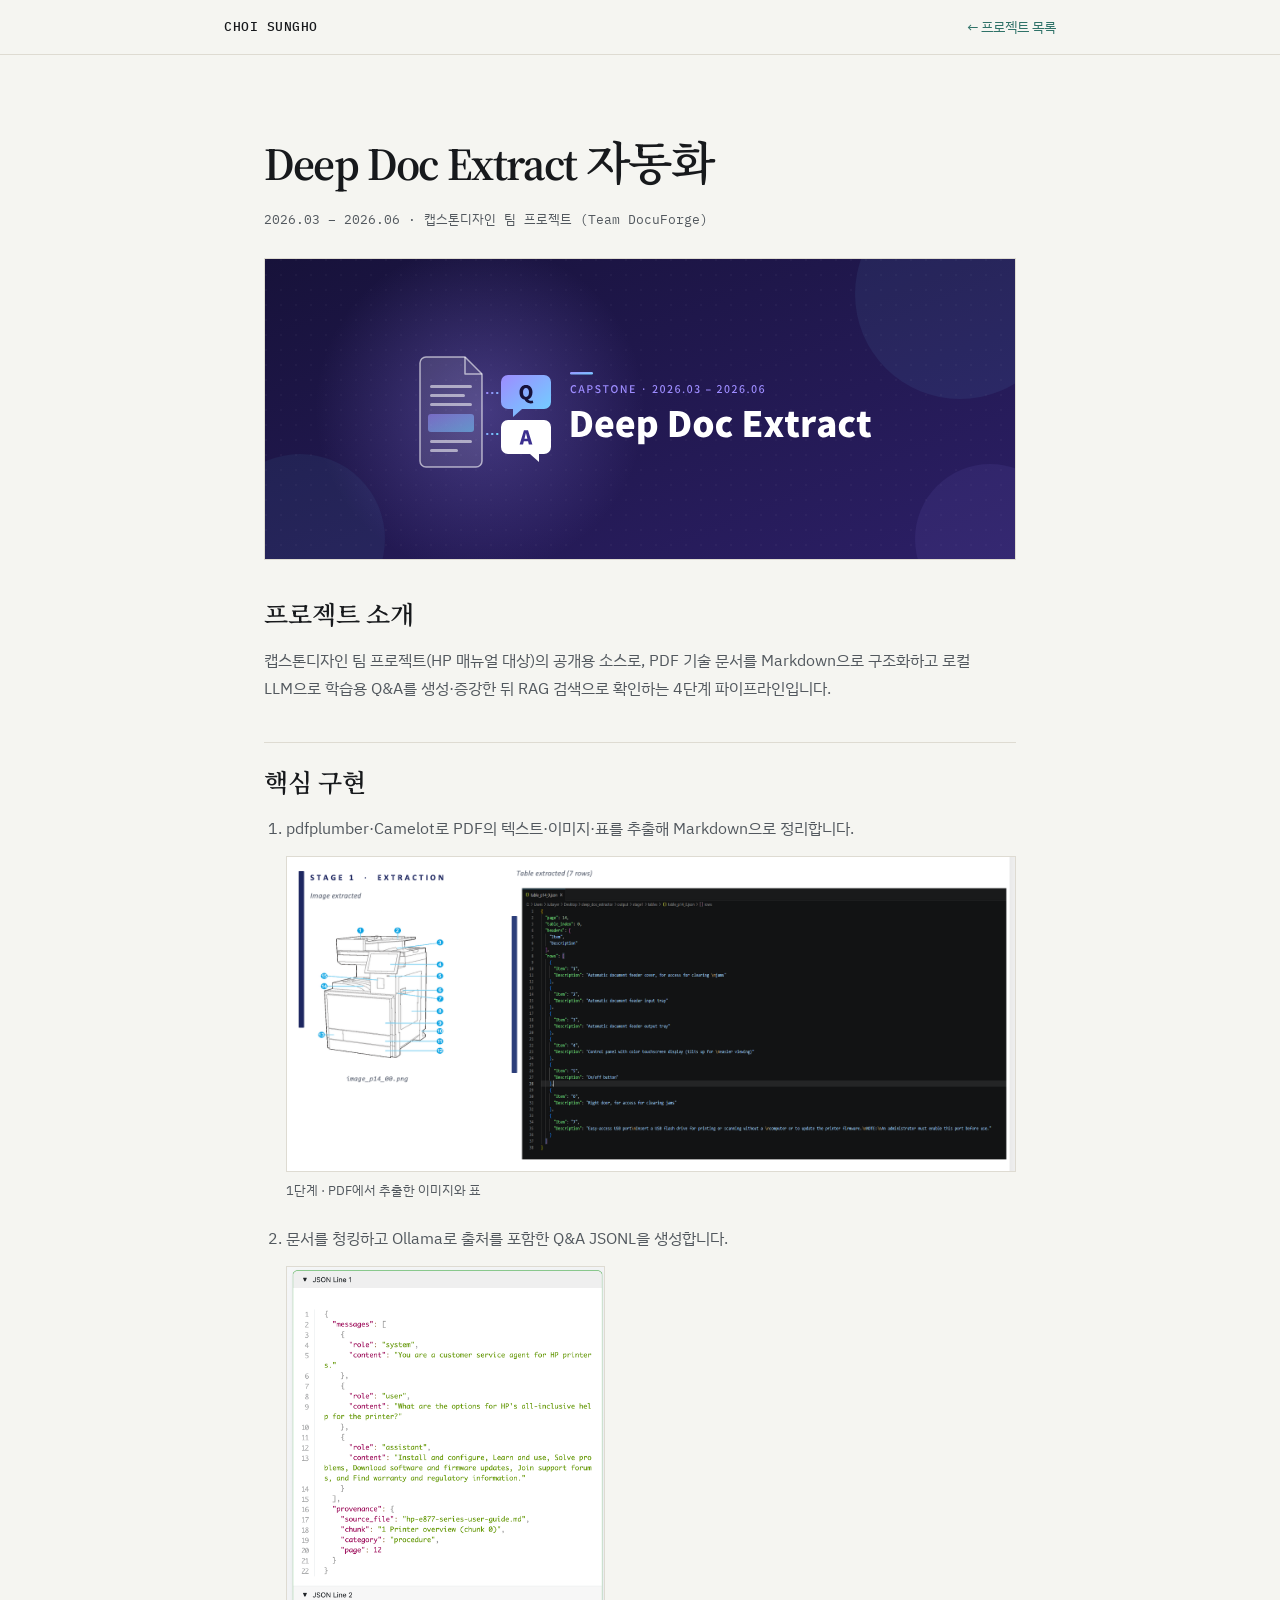
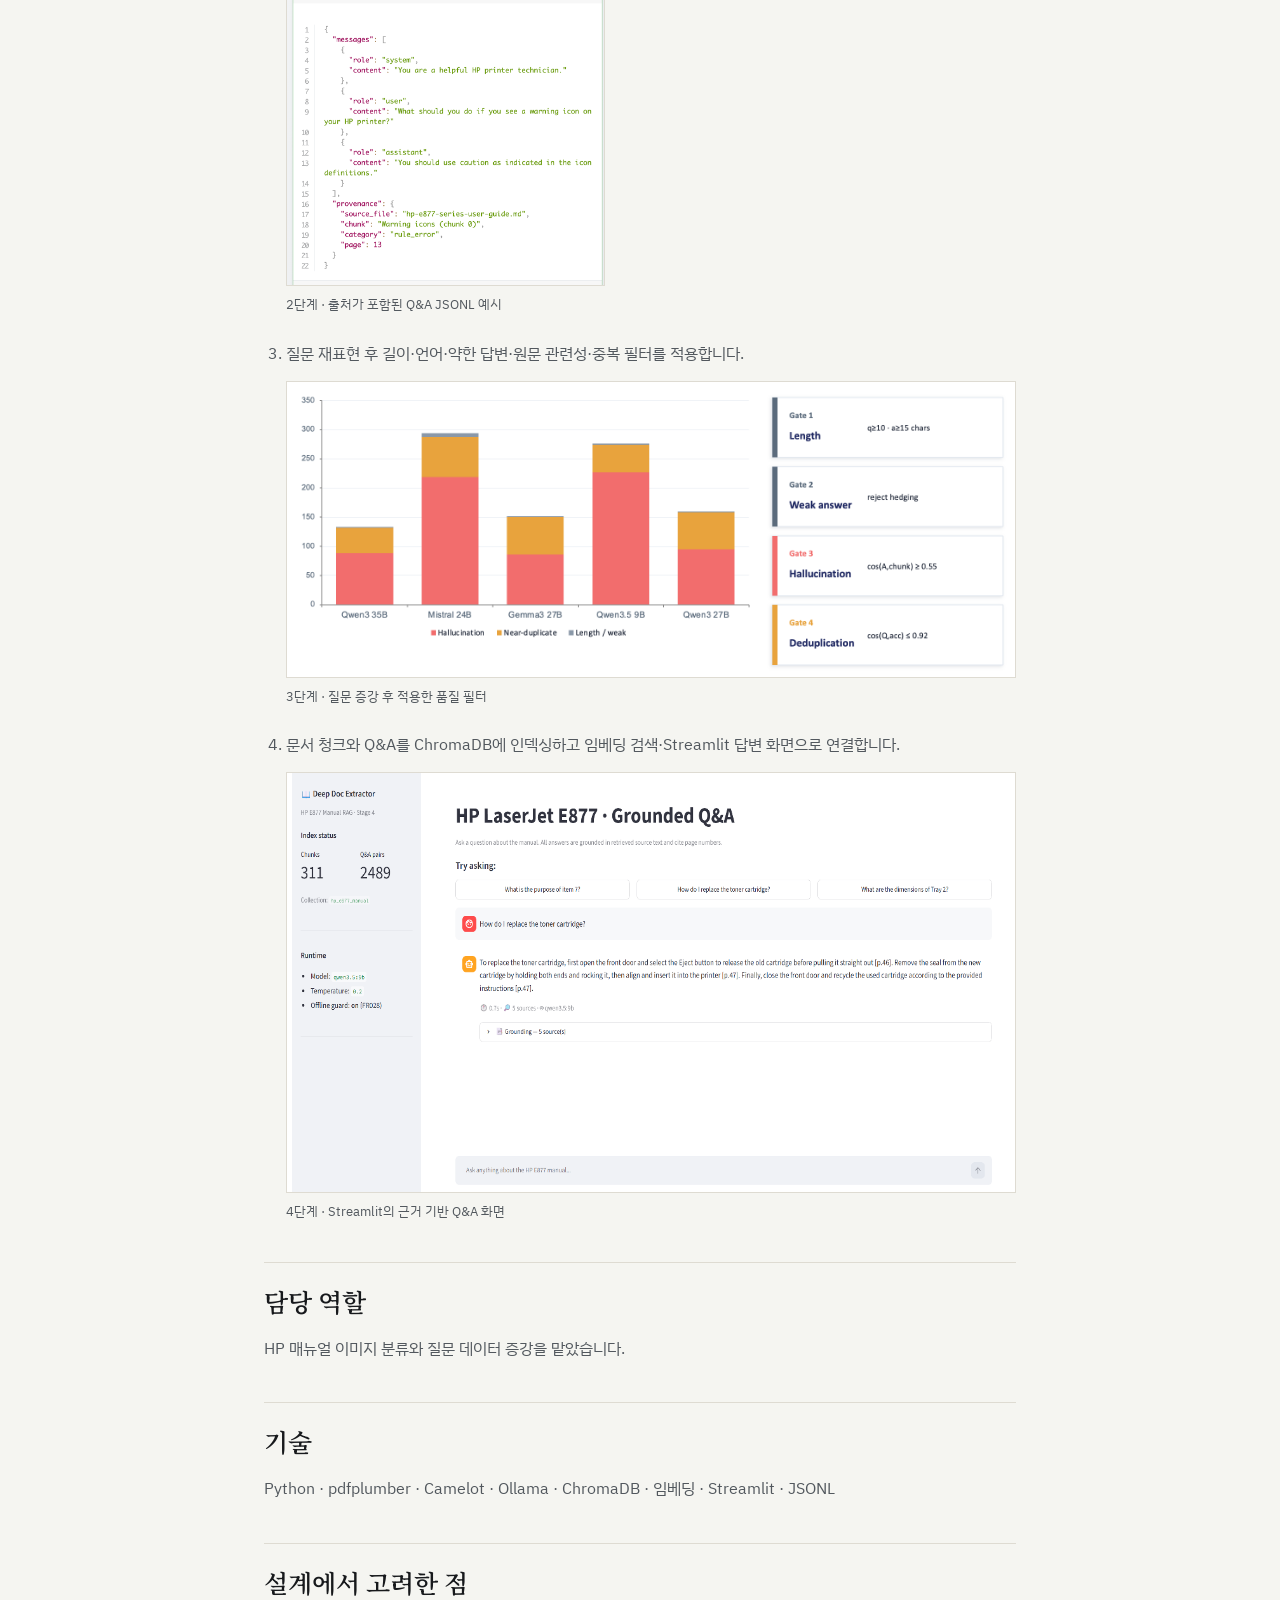
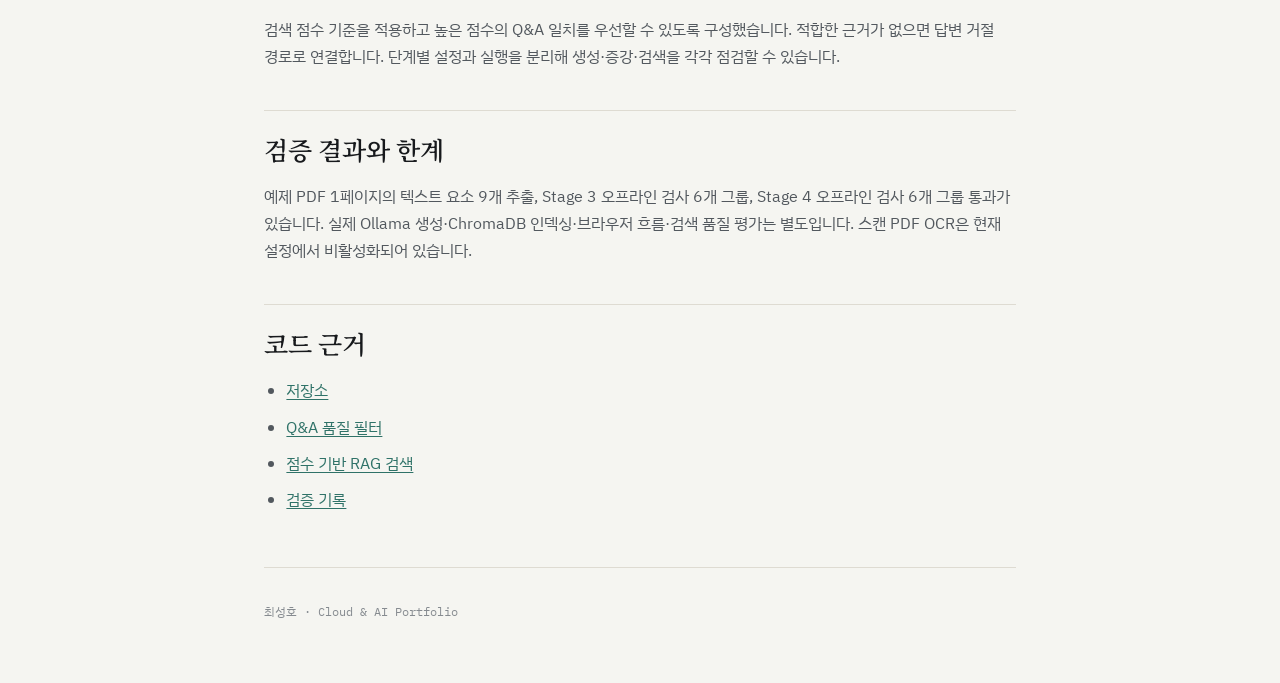
<file: projects/deep-doc-extract/index.html>
<!DOCTYPE html>
<html lang="ko">
<head>
<meta charset="utf-8">
<meta name="viewport" content="width=device-width, initial-scale=1.0, viewport-fit=cover">
<title>Deep Doc Extract 자동화 · 최성호 포트폴리오</title>
<link rel="preconnect" href="https://fonts.googleapis.com">
<link rel="preconnect" href="https://fonts.gstatic.com" crossorigin>
<link rel="stylesheet" href="https://fonts.googleapis.com/css2?family=IBM+Plex+Mono:wght@400;500&family=IBM+Plex+Sans+KR:wght@400;500;600&family=Noto+Serif+KR:wght@600;700&family=Source+Serif+4:opsz,wght@8..60,600;8..60,700&display=swap">
<link rel="stylesheet" href="../../assets/site.css">
</head>
<body>
<nav class="nav" aria-label="포트폴리오">
  <div class="wrap nav-inner">
    <a class="nav-name" href="../../">CHOI SUNGHO</a>
    <a class="detail-back" href="../../#project-deep-doc-extract">← 프로젝트 목록</a>
  </div>
</nav>
<main class="wrap detail">
  <article>
    <header class="detail-header">
      <h1>Deep Doc Extract 자동화</h1>
      <p class="detail-timeline">2026.03 – 2026.06 · 캡스톤디자인 팀 프로젝트 (Team DocuForge)</p>
    </header>
    <figure class="detail-cover"><img src="../../assets/projects/deep-doc-extract-1.svg" alt="Deep Doc Extract 자동화 표지" fetchpriority="high"></figure>
    <div class="detail-content">
<h2>프로젝트 소개</h2>
<p>캡스톤디자인 팀 프로젝트(HP 매뉴얼 대상)의 공개용 소스로, PDF 기술 문서를 Markdown으로 구조화하고 로컬 LLM으로 학습용 Q&amp;A를 생성·증강한 뒤 RAG 검색으로 확인하는 4단계 파이프라인입니다.</p>
<h2>핵심 구현</h2>
<ol>
<li>
<p>pdfplumber·Camelot로 PDF의 텍스트·이미지·표를 추출해 Markdown으로 정리합니다.</p>
<figure class="detail-figure"><a href="../../assets/projects/deep-doc-extract-2.png" target="_blank" rel="noopener" aria-label="1단계 · PDF에서 추출한 이미지와 표 원본 이미지 보기 (새 탭)"><img src="../../assets/projects/deep-doc-extract-2.png" alt="1단계 · PDF에서 추출한 이미지와 표" width="1750" height="756" loading="lazy" decoding="async"></a><figcaption>1단계 · PDF에서 추출한 이미지와 표</figcaption></figure>
</li>
<li>
<p>문서를 청킹하고 Ollama로 출처를 포함한 Q&amp;A JSONL을 생성합니다.</p>
<figure class="detail-figure"><a href="../../assets/projects/deep-doc-extract-3.png" target="_blank" rel="noopener" aria-label="2단계 · 출처가 포함된 Q&amp;A JSONL 예시 원본 이미지 보기 (새 탭)"><img src="../../assets/projects/deep-doc-extract-3.png" alt="2단계 · 출처가 포함된 Q&amp;A JSONL 예시" width="1110" height="2168" loading="lazy" decoding="async"></a><figcaption>2단계 · 출처가 포함된 Q&amp;A JSONL 예시</figcaption></figure>
</li>
<li>
<p>질문 재표현 후 길이·언어·약한 답변·원문 관련성·중복 필터를 적용합니다.</p>
<figure class="detail-figure"><a href="../../assets/projects/deep-doc-extract-4.png" target="_blank" rel="noopener" aria-label="3단계 · 질문 증강 후 적용한 품질 필터 원본 이미지 보기 (새 탭)"><img src="../../assets/projects/deep-doc-extract-4.png" alt="3단계 · 질문 증강 후 적용한 품질 필터" width="1692" height="686" loading="lazy" decoding="async"></a><figcaption>3단계 · 질문 증강 후 적용한 품질 필터</figcaption></figure>
</li>
<li>
<p>문서 청크와 Q&amp;A를 ChromaDB에 인덱싱하고 임베딩 검색·Streamlit 답변 화면으로 연결합니다.</p>
<figure class="detail-figure"><a href="../../assets/projects/deep-doc-extract-5.png" target="_blank" rel="noopener" aria-label="4단계 · Streamlit의 근거 기반 Q&amp;A 화면 원본 이미지 보기 (새 탭)"><img src="../../assets/projects/deep-doc-extract-5.png" alt="4단계 · Streamlit의 근거 기반 Q&amp;A 화면" width="1146" height="660" loading="lazy" decoding="async"></a><figcaption>4단계 · Streamlit의 근거 기반 Q&amp;A 화면</figcaption></figure>
</li>
</ol>
<h2>담당 역할</h2>
<p>HP 매뉴얼 이미지 분류와 질문 데이터 증강을 맡았습니다.</p>
<h2>기술</h2>
<p>Python · pdfplumber · Camelot · Ollama · ChromaDB · 임베딩 · Streamlit · JSONL</p>
<h2>설계에서 고려한 점</h2>
<p>검색 점수 기준을 적용하고 높은 점수의 Q&amp;A 일치를 우선할 수 있도록 구성했습니다. 적합한 근거가 없으면 답변 거절 경로로 연결합니다. 단계별 설정과 실행을 분리해 생성·증강·검색을 각각 점검할 수 있습니다.</p>
<h2>검증 결과와 한계</h2>
<p>예제 PDF 1페이지의 텍스트 요소 9개 추출, Stage 3 오프라인 검사 6개 그룹, Stage 4 오프라인 검사 6개 그룹 통과가 있습니다. 실제 Ollama 생성·ChromaDB 인덱싱·브라우저 흐름·검색 품질 평가는 별도입니다. 스캔 PDF OCR은 현재 설정에서 비활성화되어 있습니다.</p>
<h2>코드 근거</h2>
<ul>
<li><a href="https://github.com/choisung-ho/deep-doc-extractor">저장소</a></li>
<li><a href="https://github.com/choisung-ho/deep-doc-extractor/blob/main/stage2/quality_filters.py">Q&amp;A 품질 필터</a></li>
<li><a href="https://github.com/choisung-ho/deep-doc-extractor/blob/main/stage4/rag_retriever.py">점수 기반 RAG 검색</a></li>
<li><a href="https://github.com/choisung-ho/deep-doc-extractor/blob/main/docs/PUBLIC_VALIDATION.md">검증 기록</a></li>
</ul>
    </div>
  </article>
  <footer>최성호 · Cloud &amp; AI Portfolio</footer>
</main>
</body>
</html>
</file>
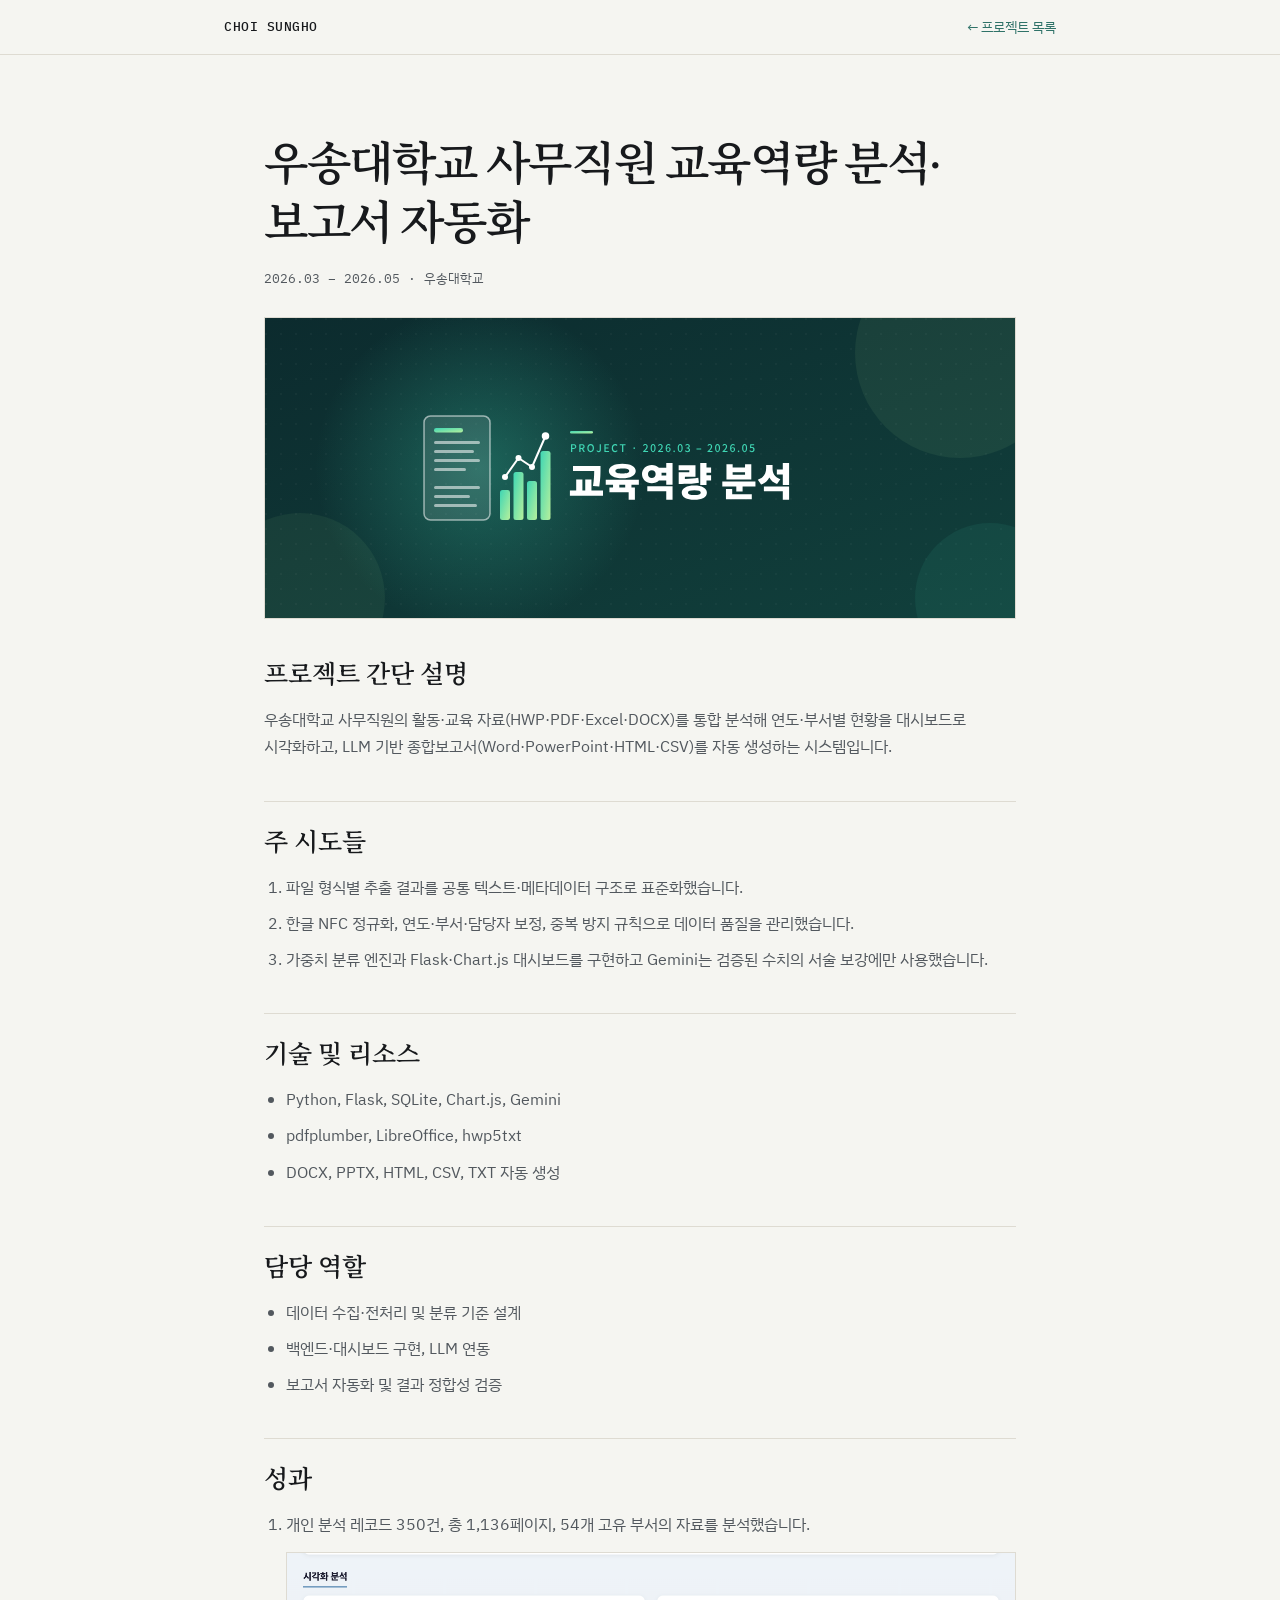
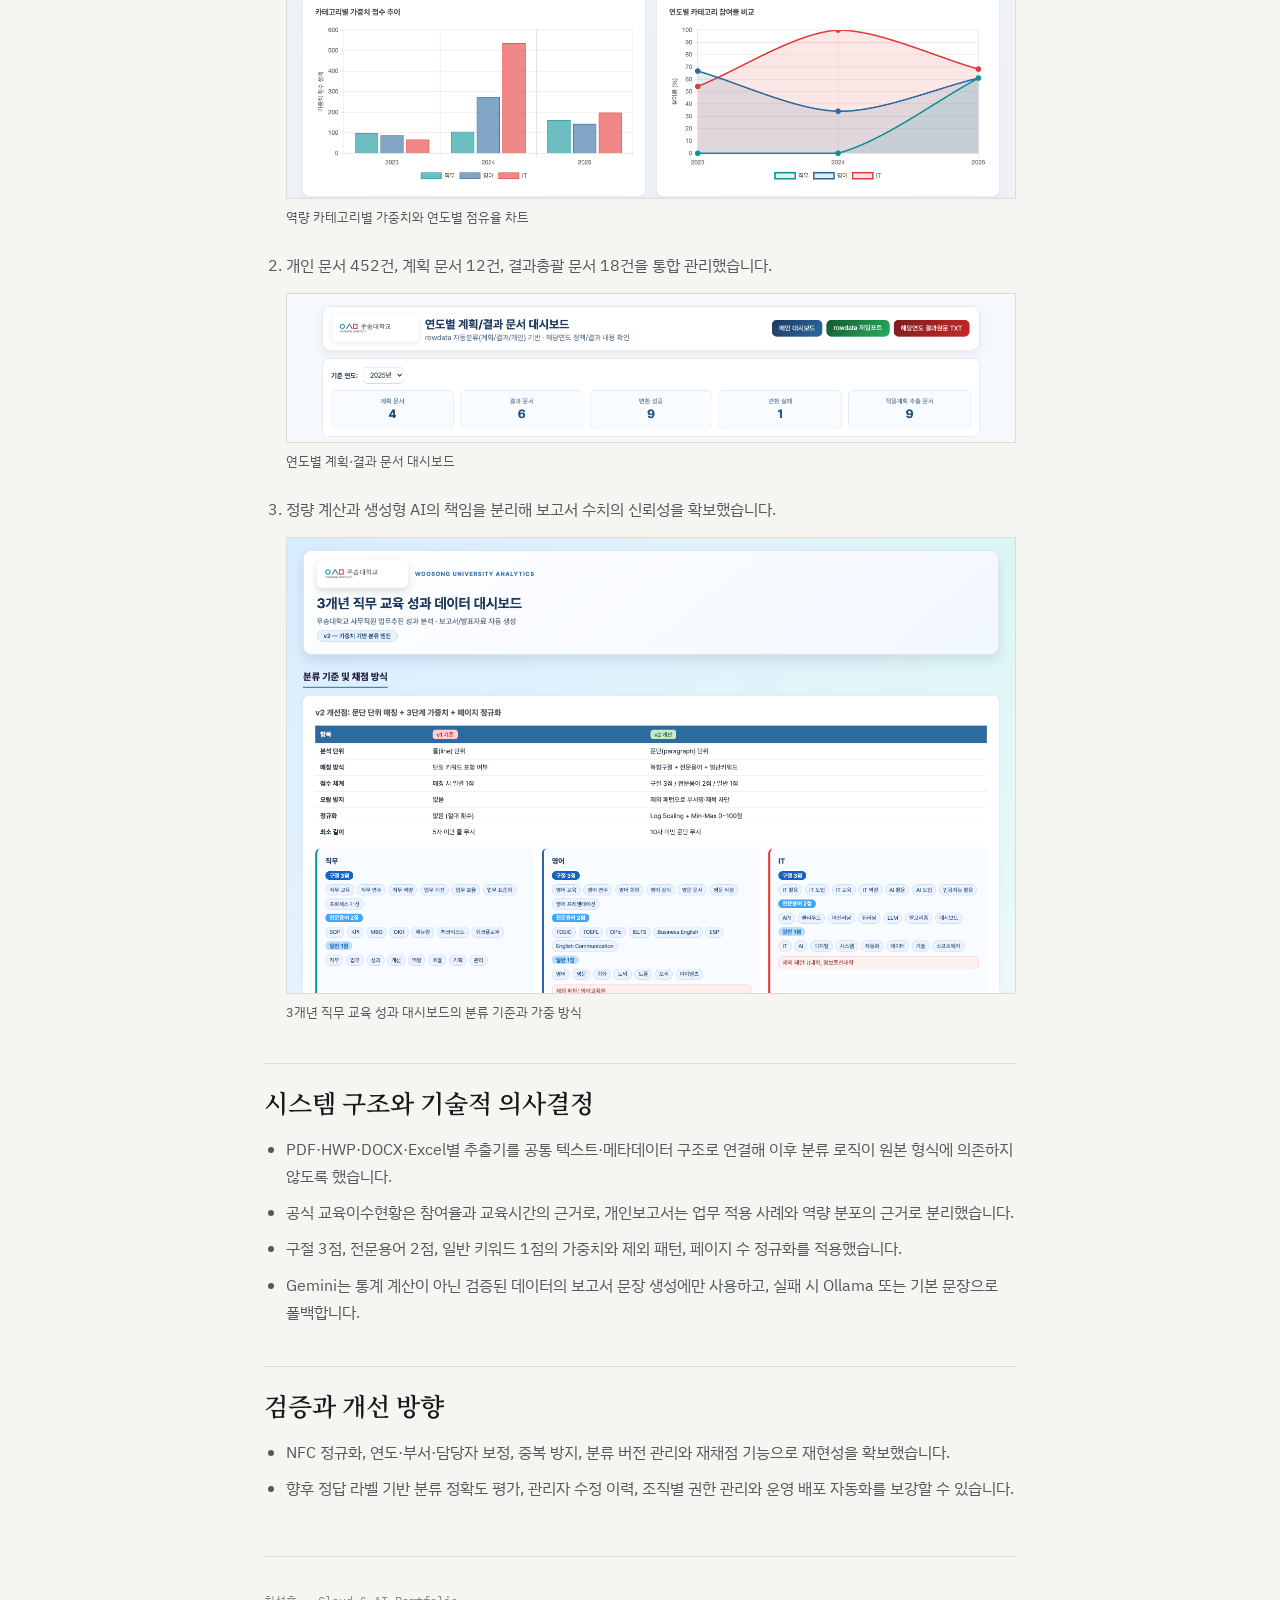
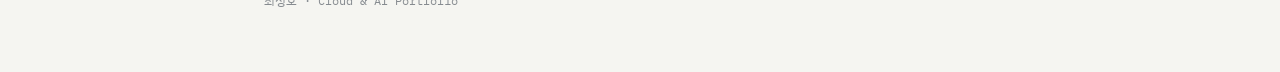
<file: projects/education-analytics/index.html>
<!DOCTYPE html>
<html lang="ko">
<head>
<meta charset="utf-8">
<meta name="viewport" content="width=device-width, initial-scale=1.0, viewport-fit=cover">
<title>우송대학교 사무직원 교육역량 분석·보고서 자동화 · 최성호 포트폴리오</title>
<link rel="preconnect" href="https://fonts.googleapis.com">
<link rel="preconnect" href="https://fonts.gstatic.com" crossorigin>
<link rel="stylesheet" href="https://fonts.googleapis.com/css2?family=IBM+Plex+Mono:wght@400;500&family=IBM+Plex+Sans+KR:wght@400;500;600&family=Noto+Serif+KR:wght@600;700&family=Source+Serif+4:opsz,wght@8..60,600;8..60,700&display=swap">
<link rel="stylesheet" href="../../assets/site.css">
</head>
<body>
<nav class="nav" aria-label="포트폴리오">
  <div class="wrap nav-inner">
    <a class="nav-name" href="../../">CHOI SUNGHO</a>
    <a class="detail-back" href="../../#project-education-analytics">← 프로젝트 목록</a>
  </div>
</nav>
<main class="wrap detail">
  <article>
    <header class="detail-header">
      <h1>우송대학교 사무직원 교육역량 분석·보고서 자동화</h1>
      <p class="detail-timeline">2026.03 – 2026.05 · 우송대학교</p>
    </header>
    <figure class="detail-cover"><img src="../../assets/projects/education-analytics-1.svg" alt="우송대학교 사무직원 교육역량 분석·보고서 자동화 표지" fetchpriority="high"></figure>
    <div class="detail-content">
<h2>프로젝트 간단 설명</h2>
<p>우송대학교 사무직원의 활동·교육 자료(HWP·PDF·Excel·DOCX)를 통합 분석해 연도·부서별 현황을 대시보드로 시각화하고, LLM 기반 종합보고서(Word·PowerPoint·HTML·CSV)를 자동 생성하는 시스템입니다.</p>
<h2>주 시도들</h2>
<ol>
<li>파일 형식별 추출 결과를 공통 텍스트·메타데이터 구조로 표준화했습니다.</li>
<li>한글 NFC 정규화, 연도·부서·담당자 보정, 중복 방지 규칙으로 데이터 품질을 관리했습니다.</li>
<li>가중치 분류 엔진과 Flask·Chart.js 대시보드를 구현하고 Gemini는 검증된 수치의 서술 보강에만 사용했습니다.</li>
</ol>
<h2>기술 및 리소스</h2>
<ul>
<li>Python, Flask, SQLite, Chart.js, Gemini</li>
<li>pdfplumber, LibreOffice, hwp5txt</li>
<li>DOCX, PPTX, HTML, CSV, TXT 자동 생성</li>
</ul>
<h2>담당 역할</h2>
<ul>
<li>데이터 수집·전처리 및 분류 기준 설계</li>
<li>백엔드·대시보드 구현, LLM 연동</li>
<li>보고서 자동화 및 결과 정합성 검증</li>
</ul>
<h2>성과</h2>
<ol>
<li>
<p>개인 분석 레코드 350건, 총 1,136페이지, 54개 고유 부서의 자료를 분석했습니다.</p>
<figure class="detail-figure"><a href="../../assets/projects/education-analytics-2.png" target="_blank" rel="noopener" aria-label="역량 카테고리별 가중치와 연도별 점유율 차트 원본 이미지 보기 (새 탭)"><img src="../../assets/projects/education-analytics-2.png" alt="역량 카테고리별 가중치와 연도별 점유율 차트" width="2880" height="968" loading="lazy" decoding="async"></a><figcaption>역량 카테고리별 가중치와 연도별 점유율 차트</figcaption></figure>
</li>
<li>
<p>개인 문서 452건, 계획 문서 12건, 결과총괄 문서 18건을 통합 관리했습니다.</p>
<figure class="detail-figure"><a href="../../assets/projects/education-analytics-3.png" target="_blank" rel="noopener" aria-label="연도별 계획·결과 문서 대시보드 원본 이미지 보기 (새 탭)"><img src="../../assets/projects/education-analytics-3.png" alt="연도별 계획·결과 문서 대시보드" width="2880" height="584" loading="lazy" decoding="async"></a><figcaption>연도별 계획·결과 문서 대시보드</figcaption></figure>
</li>
<li>
<p>정량 계산과 생성형 AI의 책임을 분리해 보고서 수치의 신뢰성을 확보했습니다.</p>
<figure class="detail-figure"><a href="../../assets/projects/education-analytics-4.png" target="_blank" rel="noopener" aria-label="3개년 직무 교육 성과 대시보드의 분류 기준과 가중 방식 원본 이미지 보기 (새 탭)"><img src="../../assets/projects/education-analytics-4.png" alt="3개년 직무 교육 성과 대시보드의 분류 기준과 가중 방식" width="2880" height="1800" loading="lazy" decoding="async"></a><figcaption>3개년 직무 교육 성과 대시보드의 분류 기준과 가중 방식</figcaption></figure>
</li>
</ol>
<h2>시스템 구조와 기술적 의사결정</h2>
<ul>
<li>PDF·HWP·DOCX·Excel별 추출기를 공통 텍스트·메타데이터 구조로 연결해 이후 분류 로직이 원본 형식에 의존하지 않도록 했습니다.</li>
<li>공식 교육이수현황은 참여율과 교육시간의 근거로, 개인보고서는 업무 적용 사례와 역량 분포의 근거로 분리했습니다.</li>
<li>구절 3점, 전문용어 2점, 일반 키워드 1점의 가중치와 제외 패턴, 페이지 수 정규화를 적용했습니다.</li>
<li>Gemini는 통계 계산이 아닌 검증된 데이터의 보고서 문장 생성에만 사용하고, 실패 시 Ollama 또는 기본 문장으로 폴백합니다.</li>
</ul>
<h2>검증과 개선 방향</h2>
<ul>
<li>NFC 정규화, 연도·부서·담당자 보정, 중복 방지, 분류 버전 관리와 재채점 기능으로 재현성을 확보했습니다.</li>
<li>향후 정답 라벨 기반 분류 정확도 평가, 관리자 수정 이력, 조직별 권한 관리와 운영 배포 자동화를 보강할 수 있습니다.</li>
</ul>
    </div>
  </article>
  <footer>최성호 · Cloud &amp; AI Portfolio</footer>
</main>
</body>
</html>
</file>
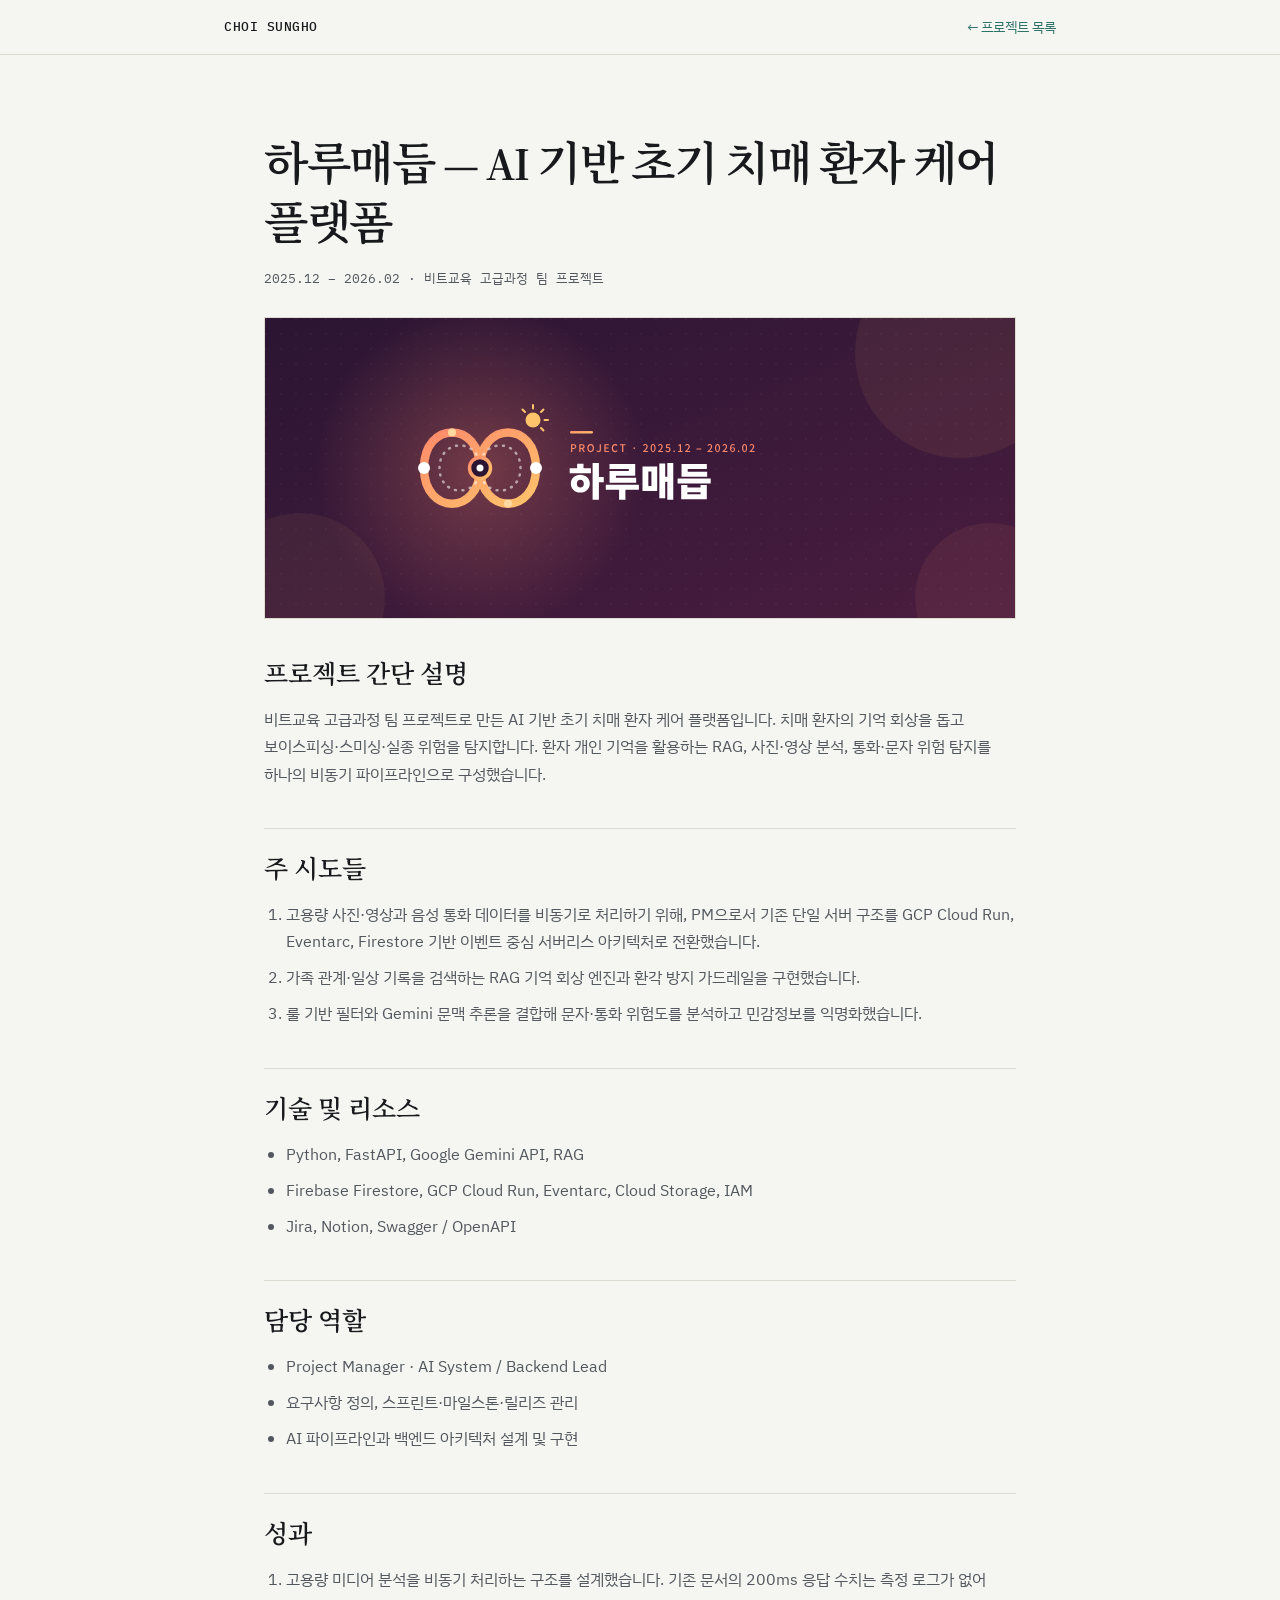
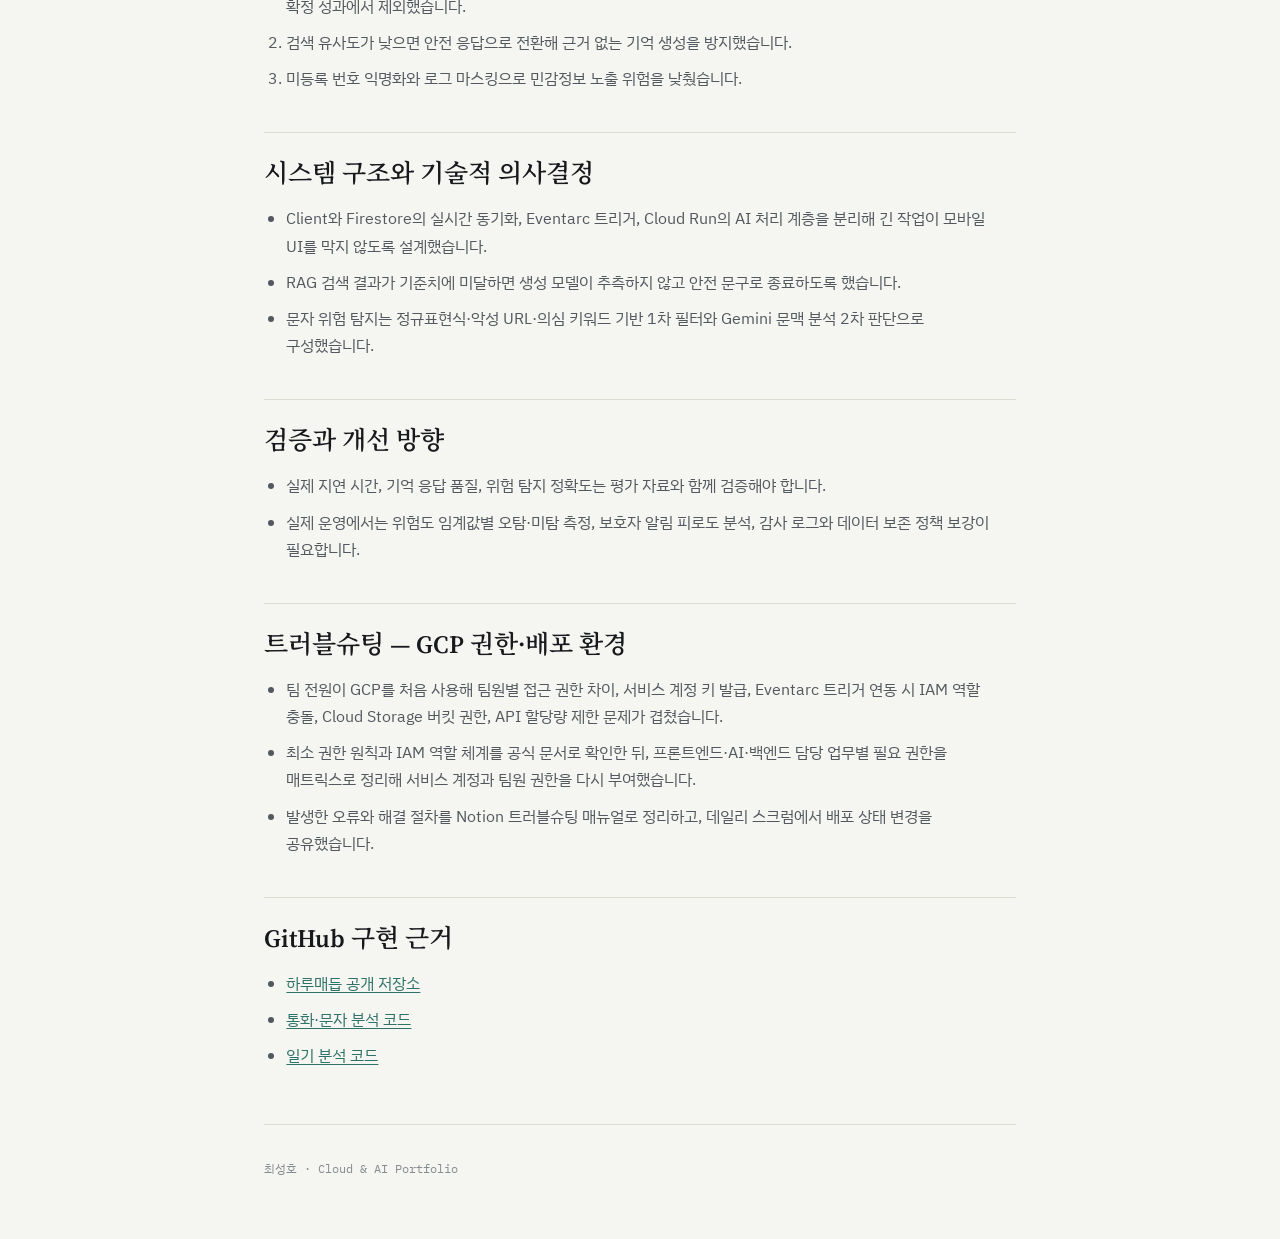
<file: projects/harumaedeup/index.html>
<!DOCTYPE html>
<html lang="ko">
<head>
<meta charset="utf-8">
<meta name="viewport" content="width=device-width, initial-scale=1.0, viewport-fit=cover">
<title>하루매듭 — AI 기반 초기 치매 환자 케어 플랫폼 · 최성호 포트폴리오</title>
<link rel="preconnect" href="https://fonts.googleapis.com">
<link rel="preconnect" href="https://fonts.gstatic.com" crossorigin>
<link rel="stylesheet" href="https://fonts.googleapis.com/css2?family=IBM+Plex+Mono:wght@400;500&family=IBM+Plex+Sans+KR:wght@400;500;600&family=Noto+Serif+KR:wght@600;700&family=Source+Serif+4:opsz,wght@8..60,600;8..60,700&display=swap">
<link rel="stylesheet" href="../../assets/site.css">
</head>
<body>
<nav class="nav" aria-label="포트폴리오">
  <div class="wrap nav-inner">
    <a class="nav-name" href="../../">CHOI SUNGHO</a>
    <a class="detail-back" href="../../#project-harumaedeup">← 프로젝트 목록</a>
  </div>
</nav>
<main class="wrap detail">
  <article>
    <header class="detail-header">
      <h1>하루매듭 — AI 기반 초기 치매 환자 케어 플랫폼</h1>
      <p class="detail-timeline">2025.12 – 2026.02 · 비트교육 고급과정 팀 프로젝트</p>
    </header>
    <figure class="detail-cover"><img src="../../assets/projects/harumaedeup-1.svg" alt="하루매듭 — AI 기반 초기 치매 환자 케어 플랫폼 표지" fetchpriority="high"></figure>
    <div class="detail-content">
<h2>프로젝트 간단 설명</h2>
<p>비트교육 고급과정 팀 프로젝트로 만든 AI 기반 초기 치매 환자 케어 플랫폼입니다. 치매 환자의 기억 회상을 돕고 보이스피싱·스미싱·실종 위험을 탐지합니다. 환자 개인 기억을 활용하는 RAG, 사진·영상 분석, 통화·문자 위험 탐지를 하나의 비동기 파이프라인으로 구성했습니다.</p>
<h2>주 시도들</h2>
<ol>
<li>고용량 사진·영상과 음성 통화 데이터를 비동기로 처리하기 위해, PM으로서 기존 단일 서버 구조를 GCP Cloud Run, Eventarc, Firestore 기반 이벤트 중심 서버리스 아키텍처로 전환했습니다.</li>
<li>가족 관계·일상 기록을 검색하는 RAG 기억 회상 엔진과 환각 방지 가드레일을 구현했습니다.</li>
<li>룰 기반 필터와 Gemini 문맥 추론을 결합해 문자·통화 위험도를 분석하고 민감정보를 익명화했습니다.</li>
</ol>
<h2>기술 및 리소스</h2>
<ul>
<li>Python, FastAPI, Google Gemini API, RAG</li>
<li>Firebase Firestore, GCP Cloud Run, Eventarc, Cloud Storage, IAM</li>
<li>Jira, Notion, Swagger / OpenAPI</li>
</ul>
<h2>담당 역할</h2>
<ul>
<li>Project Manager · AI System / Backend Lead</li>
<li>요구사항 정의, 스프린트·마일스톤·릴리즈 관리</li>
<li>AI 파이프라인과 백엔드 아키텍처 설계 및 구현</li>
</ul>
<h2>성과</h2>
<ol>
<li>고용량 미디어 분석을 비동기 처리하는 구조를 설계했습니다. 기존 문서의 200ms 응답 수치는 측정 로그가 없어 확정 성과에서 제외했습니다.</li>
<li>검색 유사도가 낮으면 안전 응답으로 전환해 근거 없는 기억 생성을 방지했습니다.</li>
<li>미등록 번호 익명화와 로그 마스킹으로 민감정보 노출 위험을 낮췄습니다.</li>
</ol>
<h2>시스템 구조와 기술적 의사결정</h2>
<ul>
<li>Client와 Firestore의 실시간 동기화, Eventarc 트리거, Cloud Run의 AI 처리 계층을 분리해 긴 작업이 모바일 UI를 막지 않도록 설계했습니다.</li>
<li>RAG 검색 결과가 기준치에 미달하면 생성 모델이 추측하지 않고 안전 문구로 종료하도록 했습니다.</li>
<li>문자 위험 탐지는 정규표현식·악성 URL·의심 키워드 기반 1차 필터와 Gemini 문맥 분석 2차 판단으로 구성했습니다.</li>
</ul>
<h2>검증과 개선 방향</h2>
<ul>
<li>실제 지연 시간, 기억 응답 품질, 위험 탐지 정확도는 평가 자료와 함께 검증해야 합니다.</li>
<li>실제 운영에서는 위험도 임계값별 오탐·미탐 측정, 보호자 알림 피로도 분석, 감사 로그와 데이터 보존 정책 보강이 필요합니다.</li>
</ul>
<h2>트러블슈팅 — GCP 권한·배포 환경</h2>
<ul>
<li>팀 전원이 GCP를 처음 사용해 팀원별 접근 권한 차이, 서비스 계정 키 발급, Eventarc 트리거 연동 시 IAM 역할 충돌, Cloud Storage 버킷 권한, API 할당량 제한 문제가 겹쳤습니다.</li>
<li>최소 권한 원칙과 IAM 역할 체계를 공식 문서로 확인한 뒤, 프론트엔드·AI·백엔드 담당 업무별 필요 권한을 매트릭스로 정리해 서비스 계정과 팀원 권한을 다시 부여했습니다.</li>
<li>발생한 오류와 해결 절차를 Notion 트러블슈팅 매뉴얼로 정리하고, 데일리 스크럼에서 배포 상태 변경을 공유했습니다.</li>
</ul>
<h2>GitHub 구현 근거</h2>
<ul>
<li><a href="https://github.com/choisung-ho/harumaedeup-public">하루매듭 공개 저장소</a></li>
<li><a href="https://github.com/choisung-ho/harumaedeup-public/tree/main/backend/call-sms">통화·문자 분석 코드</a></li>
<li><a href="https://github.com/choisung-ho/harumaedeup-public/tree/main/backend/diary">일기 분석 코드</a></li>
</ul>
    </div>
  </article>
  <footer>최성호 · Cloud &amp; AI Portfolio</footer>
</main>
</body>
</html>
</file>
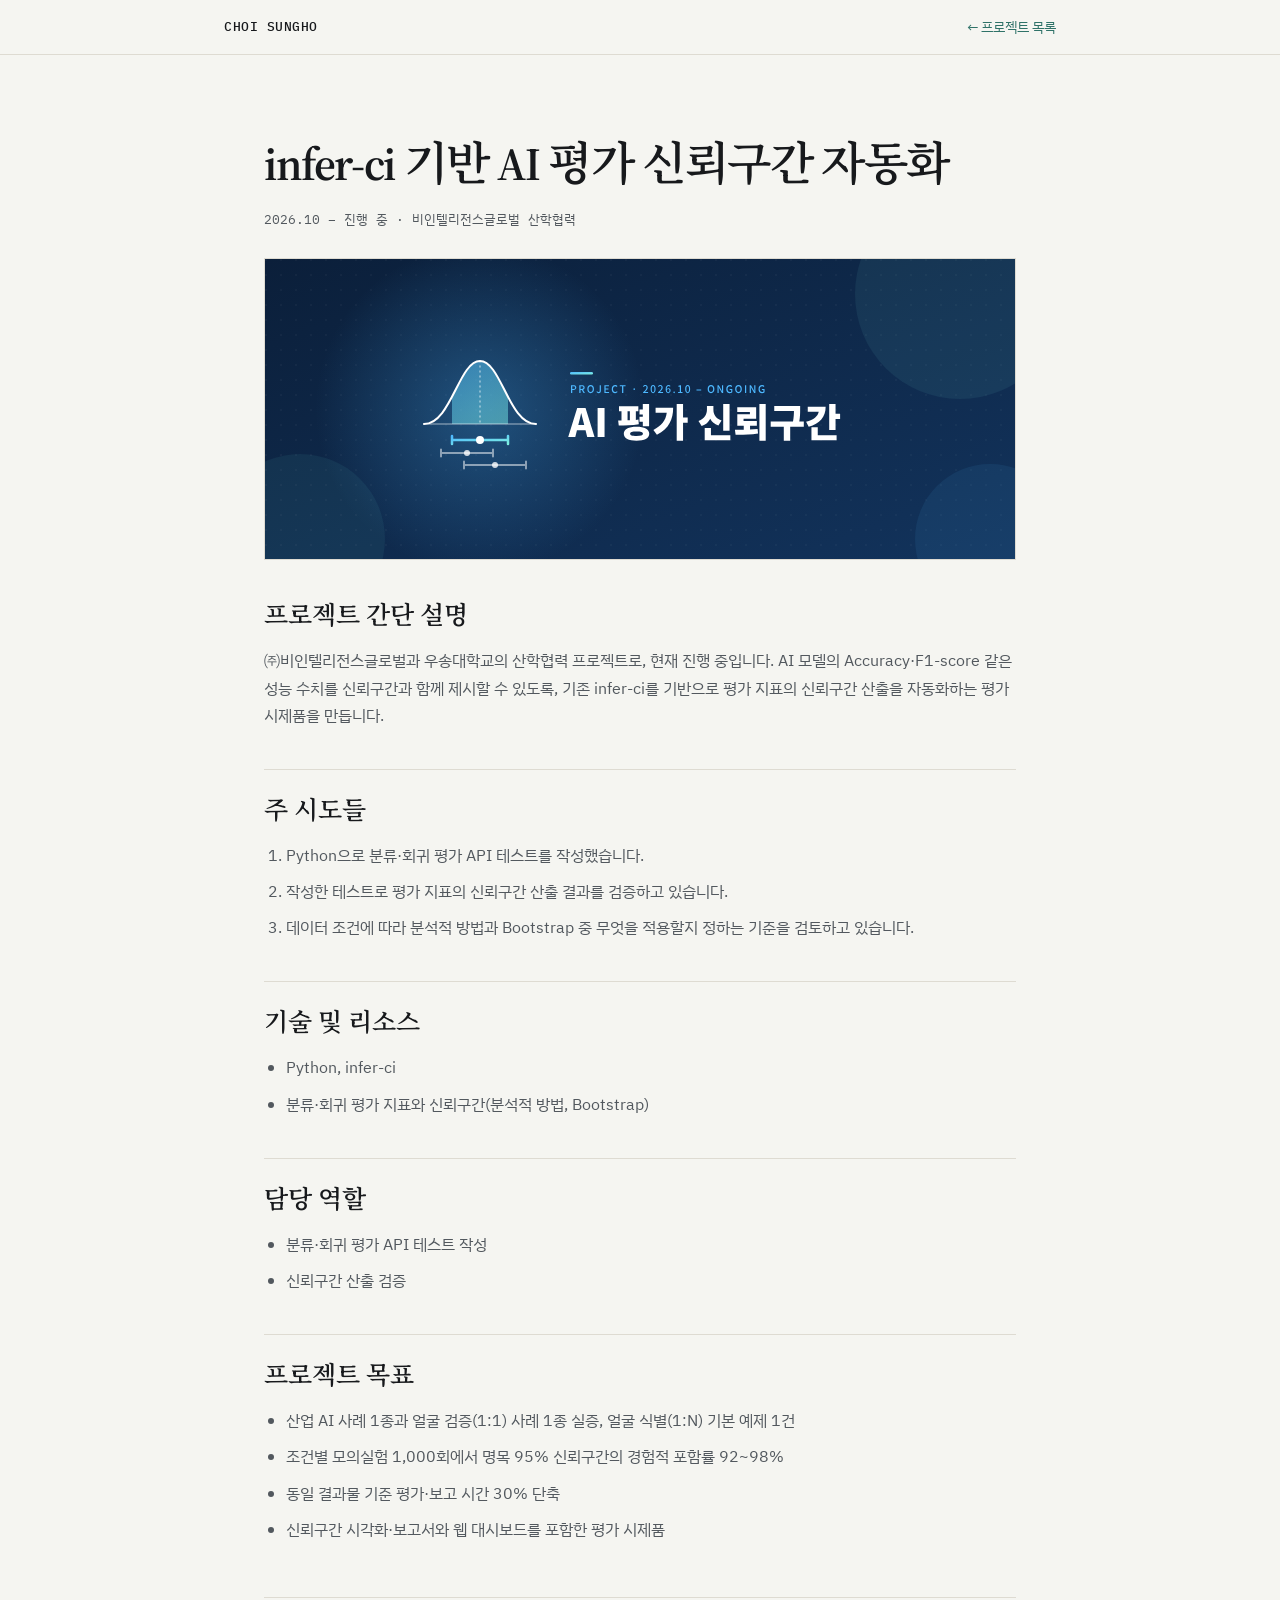
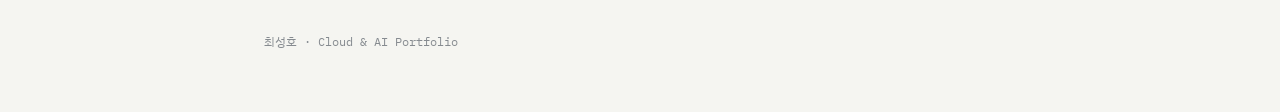
<file: projects/infer-ci/index.html>
<!DOCTYPE html>
<html lang="ko">
<head>
<meta charset="utf-8">
<meta name="viewport" content="width=device-width, initial-scale=1.0, viewport-fit=cover">
<title>infer-ci 기반 AI 평가 신뢰구간 자동화 · 최성호 포트폴리오</title>
<link rel="preconnect" href="https://fonts.googleapis.com">
<link rel="preconnect" href="https://fonts.gstatic.com" crossorigin>
<link rel="stylesheet" href="https://fonts.googleapis.com/css2?family=IBM+Plex+Mono:wght@400;500&family=IBM+Plex+Sans+KR:wght@400;500;600&family=Noto+Serif+KR:wght@600;700&family=Source+Serif+4:opsz,wght@8..60,600;8..60,700&display=swap">
<link rel="stylesheet" href="../../assets/site.css">
</head>
<body>
<nav class="nav" aria-label="포트폴리오">
  <div class="wrap nav-inner">
    <a class="nav-name" href="../../">CHOI SUNGHO</a>
    <a class="detail-back" href="../../#project-infer-ci">← 프로젝트 목록</a>
  </div>
</nav>
<main class="wrap detail">
  <article>
    <header class="detail-header">
      <h1>infer-ci 기반 AI 평가 신뢰구간 자동화</h1>
      <p class="detail-timeline">2026.10 – 진행 중 · 비인텔리전스글로벌 산학협력</p>
    </header>
    <figure class="detail-cover"><img src="../../assets/projects/infer-ci-1.svg" alt="infer-ci 기반 AI 평가 신뢰구간 자동화 표지" fetchpriority="high"></figure>
    <div class="detail-content">
<h2>프로젝트 간단 설명</h2>
<p>㈜비인텔리전스글로벌과 우송대학교의 산학협력 프로젝트로, 현재 진행 중입니다. AI 모델의 Accuracy·F1-score 같은 성능 수치를 신뢰구간과 함께 제시할 수 있도록, 기존 infer-ci를 기반으로 평가 지표의 신뢰구간 산출을 자동화하는 평가 시제품을 만듭니다.</p>
<h2>주 시도들</h2>
<ol>
<li>Python으로 분류·회귀 평가 API 테스트를 작성했습니다.</li>
<li>작성한 테스트로 평가 지표의 신뢰구간 산출 결과를 검증하고 있습니다.</li>
<li>데이터 조건에 따라 분석적 방법과 Bootstrap 중 무엇을 적용할지 정하는 기준을 검토하고 있습니다.</li>
</ol>
<h2>기술 및 리소스</h2>
<ul>
<li>Python, infer-ci</li>
<li>분류·회귀 평가 지표와 신뢰구간(분석적 방법, Bootstrap)</li>
</ul>
<h2>담당 역할</h2>
<ul>
<li>분류·회귀 평가 API 테스트 작성</li>
<li>신뢰구간 산출 검증</li>
</ul>
<h2>프로젝트 목표</h2>
<ul>
<li>산업 AI 사례 1종과 얼굴 검증(1:1) 사례 1종 실증, 얼굴 식별(1:N) 기본 예제 1건</li>
<li>조건별 모의실험 1,000회에서 명목 95% 신뢰구간의 경험적 포함률 92~98%</li>
<li>동일 결과물 기준 평가·보고 시간 30% 단축</li>
<li>신뢰구간 시각화·보고서와 웹 대시보드를 포함한 평가 시제품</li>
</ul>
    </div>
  </article>
  <footer>최성호 · Cloud &amp; AI Portfolio</footer>
</main>
</body>
</html>
</file>
<file: assets/site.css>
html { -webkit-text-size-adjust: 100%; }
body { margin: 0; }
img { max-width: 100%; }
/* Layout: one 880px reading column on paper, a sticky mono nav, numbered sections split by hairlines,
   and white project cards marked with two corner brackets. */
:root {
  --bg: #f5f5f1;
  --surface: #ffffff;
  --ink: #17191c;
  --ink-soft: #52585e;
  --ink-faint: #868b90;
  --navy: #1f3a5c;
  --teal: #2f7268;
  --amber: #b9701f;
  --line: #dedbd2;
  --nav-bg: rgba(245, 245, 241, 0.92);
  --serif: 'Source Serif 4', 'Noto Serif KR', 'Apple SD Gothic Neo', Georgia, serif;
  --sans: 'IBM Plex Sans KR', 'Apple SD Gothic Neo', 'Malgun Gothic', system-ui, sans-serif;
  --mono: 'IBM Plex Mono', 'IBM Plex Sans KR', ui-monospace, Menlo, Consolas, monospace;
  --maxw: 880px;
}
@media (prefers-color-scheme: dark) {
  :root:not([data-theme="light"]) {
    --bg: #13171c; --surface: #1a1f26; --ink: #eceae4; --ink-soft: #b4b9be; --ink-faint: #7f868d;
    --navy: #b5cdea; --teal: #72c4b6; --amber: #e3a560; --line: #2b323a; --nav-bg: rgba(19, 23, 28, 0.92);
    color-scheme: dark;
  }
}
:root[data-theme="dark"] {
  --bg: #13171c; --surface: #1a1f26; --ink: #eceae4; --ink-soft: #b4b9be; --ink-faint: #7f868d;
  --navy: #b5cdea; --teal: #72c4b6; --amber: #e3a560; --line: #2b323a; --nav-bg: rgba(19, 23, 28, 0.92);
  color-scheme: dark;
}

*, *::before, *::after { box-sizing: border-box; }
html { scroll-behavior: smooth; }
body {
  background: var(--bg);
  color: var(--ink);
  font-family: var(--sans);
  font-size: 16px;
  line-height: 1.7;
  word-break: keep-all;
  overflow-wrap: anywhere;
  -webkit-font-smoothing: antialiased;
}
body::before {
  content: ""; position: fixed; inset: 0 0 auto; height: env(safe-area-inset-top, 0px);
  z-index: 10; background: var(--bg);
}
h1, h2, h3, p, ul, dl, dd { margin: 0; }
ul { padding: 0; list-style: none; }
a { color: inherit; }
a:focus-visible, button:focus-visible { outline: 2px solid var(--teal); outline-offset: 3px; }

.wrap {
  max-width: var(--maxw);
  margin-inline: auto;
  padding-left: max(24px, env(safe-area-inset-left, 0px));
  padding-right: max(24px, env(safe-area-inset-right, 0px));
}

/* Nav */
.nav {
  position: sticky; top: env(safe-area-inset-top, 0px); z-index: 9;
  background: var(--nav-bg);
  -webkit-backdrop-filter: blur(8px); backdrop-filter: blur(8px);
  border-bottom: 1px solid var(--line);
}
.nav-inner { display: flex; align-items: center; justify-content: space-between; gap: 20px; height: 54px; }
.nav-name {
  font-family: var(--mono); font-size: 13px; font-weight: 500; letter-spacing: 0.04em;
  text-decoration: none; white-space: nowrap;
}
.nav-links { display: flex; gap: 26px; min-width: 0; overflow-x: auto; scrollbar-width: none; }
.nav-links::-webkit-scrollbar { display: none; }
.nav-links a {
  font-family: var(--mono); font-size: 12.5px; letter-spacing: 0.04em; text-transform: uppercase;
  color: var(--ink-soft); text-decoration: none; white-space: nowrap;
}
.nav-links a:hover { color: var(--teal); }

/* Hero */
.hero { padding-block: 96px 80px; }
.eyebrow {
  font-family: var(--mono); font-size: 12.5px; letter-spacing: 0.08em; text-transform: uppercase;
  color: var(--teal); margin-bottom: 26px;
}
.thesis {
  font-family: var(--serif); font-weight: 600; color: var(--navy);
  font-size: clamp(32px, 6.2vw, 50px); line-height: 1.28; letter-spacing: -0.01em;
  max-width: 13em; text-wrap: balance;
}
.hero-sub { margin-top: 28px; max-width: 35em; font-size: 16.5px; color: var(--ink-soft); }
.meta-line {
  margin-top: 30px; display: flex; flex-wrap: wrap; gap: 6px 22px;
  font-family: var(--mono); font-size: 12.5px; color: var(--ink-faint);
}

/* Sections */
section[id] { border-top: 1px solid var(--line); padding-block: 76px 60px; scroll-margin-top: 54px; }
.section-head { display: flex; align-items: baseline; justify-content: space-between; gap: 16px; margin-bottom: 30px; }
.section-title { font-family: var(--serif); font-weight: 600; font-size: 26px; line-height: 1.5; color: var(--navy); }
.section-num { font-family: var(--mono); font-size: 12px; color: var(--ink-faint); }

.about-body { max-width: 38em; display: grid; gap: 16px; color: var(--ink-soft); }
.about-body b { color: var(--ink); font-weight: 600; }

/* CV */
.cv-group + .cv-group { margin-top: 34px; }
.cv-label, .skill-label {
  font-family: var(--mono); font-size: 11.5px; letter-spacing: 0.08em; text-transform: uppercase;
  color: var(--ink-faint);
}
.cv-label { margin-bottom: 8px; }
.cv-row {
  display: grid; grid-template-columns: 190px minmax(0, 1fr); gap: 4px 24px;
  padding-block: 13px; border-top: 1px solid var(--line);
}
.cv-when { font-family: var(--mono); font-size: 12.5px; color: var(--ink-faint); padding-top: 3px; font-variant-numeric: tabular-nums; }
.cv-what b { font-weight: 600; }
.cv-what span { color: var(--ink-soft); }
.cv-note { font-size: 14.5px; color: var(--ink-soft); }

/* Skills */
.skill-group {
  display: grid; grid-template-columns: 190px minmax(0, 1fr); gap: 10px 24px;
  padding-block: 16px; border-top: 1px solid var(--line);
}
.skill-label { padding-top: 8px; }
.skill-rows { display: grid; gap: 10px; min-width: 0; }
.skill-row { display: flex; flex-wrap: wrap; align-items: center; gap: 8px; }
.skill-desc { font-size: 14.5px; color: var(--ink-soft); margin-left: 4px; }
.tag {
  font-family: var(--mono); font-size: 12.5px; line-height: 1.5; color: var(--navy);
  background: var(--surface); border: 1px solid var(--line); padding: 6px 11px;
}

/* Projects */
.project {
  position: relative; background: var(--surface); border: 1px solid var(--line);
  padding: 30px 30px 26px;
}
.project + .project { margin-top: 26px; }
.project::before, .project::after {
  content: ""; position: absolute; width: 14px; height: 14px; border: 2px solid var(--teal);
}
.project::before { top: -1px; left: -1px; border-right: 0; border-bottom: 0; }
.project::after { bottom: -1px; right: -1px; border-left: 0; border-top: 0; }
.project-top { display: flex; align-items: flex-start; justify-content: space-between; gap: 12px 20px; flex-wrap: wrap; }
.project-title { font-family: var(--serif); font-weight: 600; font-size: 21px; line-height: 1.45; min-width: 0; flex: 1 1 16em; }
.status {
  flex: none; display: inline-flex; align-items: center; gap: 7px;
  font-family: var(--mono); font-size: 11.5px; letter-spacing: 0.06em; text-transform: uppercase;
  padding: 4px 9px; border: 1px solid currentColor; color: var(--teal); margin-top: 4px;
}
.status.progress { color: var(--amber); }
.pulse { width: 6px; height: 6px; border-radius: 50%; background: currentColor; animation: pulse 1.8s ease-in-out infinite; }
@keyframes pulse { 50% { opacity: 0.25; } }
.project-timeline { margin-top: 8px; font-family: var(--mono); font-size: 12.5px; color: var(--ink-faint); }
.project-desc { margin-top: 16px; max-width: 40em; color: var(--ink-soft); }
.project-role { margin-top: 14px; font-size: 14.5px; color: var(--ink-soft); }
.project-role b { color: var(--navy); font-weight: 600; }
.project-tags { margin-top: 18px; display: flex; flex-wrap: wrap; gap: 8px; }
.project-tags .tag { background: var(--bg); padding: 5px 10px; font-size: 12px; color: var(--ink-soft); }
.project-links { margin-top: 18px; display: flex; flex-wrap: wrap; gap: 6px 22px; }
.project-link { font-family: var(--mono); font-size: 13px; color: var(--teal); text-decoration: none; }
.project-link:hover { text-decoration: underline; text-underline-offset: 4px; }

/* Contact */
.contact-grid { display: flex; flex-wrap: wrap; gap: 26px 56px; }
.contact-item .label {
  font-family: var(--mono); font-size: 11.5px; letter-spacing: 0.08em; text-transform: uppercase;
  color: var(--ink-faint); margin-bottom: 4px;
}
.contact-item .val { display: flex; align-items: center; gap: 10px; font-size: 16.5px; }
.contact-item .val a { text-decoration: none; border-bottom: 1px solid var(--line); }
.contact-item .val a:hover { color: var(--teal); border-color: var(--teal); }
.copy {
  font-family: var(--mono); font-size: 11px; color: var(--ink-soft); background: transparent;
  border: 1px solid var(--line); padding: 2px 8px; cursor: pointer;
}
.copy:hover { color: var(--teal); border-color: var(--teal); }

footer {
  border-top: 1px solid var(--line); padding-block: 34px 60px;
  font-family: var(--mono); font-size: 12px; color: var(--ink-faint);
}

@media (max-width: 640px) {
  .wrap { padding-left: max(18px, env(safe-area-inset-left, 0px)); padding-right: max(18px, env(safe-area-inset-right, 0px)); }
  .nav-inner { gap: 14px; }
  .nav-links { gap: 16px; }
  .nav-links a { font-size: 11.5px; letter-spacing: 0.02em; }
  .hero { padding-block: 64px 56px; }
  section[id] { padding-block: 56px 44px; }
  .cv-row, .skill-group { grid-template-columns: minmax(0, 1fr); }
  .cv-when, .skill-label { padding-top: 0; }
  .skill-desc { margin-left: 0; flex-basis: 100%; }
  .project { padding: 24px 20px 22px; }
}
@media (prefers-reduced-motion: reduce) {
  html { scroll-behavior: auto; }
  .pulse { animation: none; }
}

/* Project navigation */
.project[id] { scroll-margin-top: 76px; }
.project::before, .project::after { pointer-events: none; }
.project-card-link { text-decoration: none; }
.project-card-link::after { content: ""; position: absolute; inset: 0; }
.project-card-link:focus-visible { outline: none; }
.project-card-link:focus-visible::after { outline: 2px solid var(--teal); outline-offset: 4px; }
.project:has(.project-card-link:hover) { border-color: var(--teal); }
.project-links .project-link { position: relative; }
.project-detail-label {
  display: inline-flex; align-items: center; gap: 0.55em; margin-top: 18px;
  color: var(--teal); font-size: 14px; font-weight: 600;
}
.project-detail-label span { font-family: var(--mono); }
.project:has(.project-card-link:hover) .project-detail-label,
.project:has(.project-card-link:focus-visible) .project-detail-label {
  text-decoration: underline; text-underline-offset: 4px;
}

/* Project detail pages */
.detail { --maxw: 800px; }
.detail-back { color: var(--teal); font-size: 14px; text-decoration: none; }
.detail-back:hover { text-decoration: underline; text-underline-offset: 4px; }
.detail-header { padding-block: clamp(38px, 7vw, 80px) 28px; }
.detail-header h1 {
  font-family: var(--serif); font-size: clamp(27px, 4.5vw, 46px);
  font-weight: 600; line-height: 1.28; letter-spacing: -0.03em;
}
.detail-timeline { margin-top: 15px; color: var(--ink-soft); font: 13px/1.65 var(--mono); }
.detail-cover { margin: 0; }
.detail-cover img { display: block; width: 100%; height: auto; border: 1px solid var(--line); }
.detail-content { padding-block: 38px 54px; color: var(--ink-soft); }
.detail-content h2 {
  margin: 40px 0 14px; padding-top: 23px; border-top: 1px solid var(--line);
  color: var(--ink); font: 600 clamp(21px, 3vw, 25px)/1.4 var(--serif);
}
.detail-content h2:first-child { margin-top: 0; padding-top: 0; border: 0; }
.detail-content ul, .detail-content ol { margin: 0; padding-inline-start: 1.4em; }
.detail-content ul { list-style: disc; }
.detail-content li + li { margin-top: 9px; }
.detail-content p + p { margin-top: 12px; }
.detail-content a { color: var(--teal); text-underline-offset: 3px; }
.detail-figure { margin: 14px 0 24px; }
.detail-figure a { display: block; }
.detail-figure img {
  display: block; width: auto; max-width: 100%; height: auto; max-height: 620px;
  object-fit: contain; object-position: left; background: var(--surface); border: 1px solid var(--line);
}
.detail-figure figcaption { margin-top: 7px; color: var(--ink-soft); font-size: 13px; }
</file>
